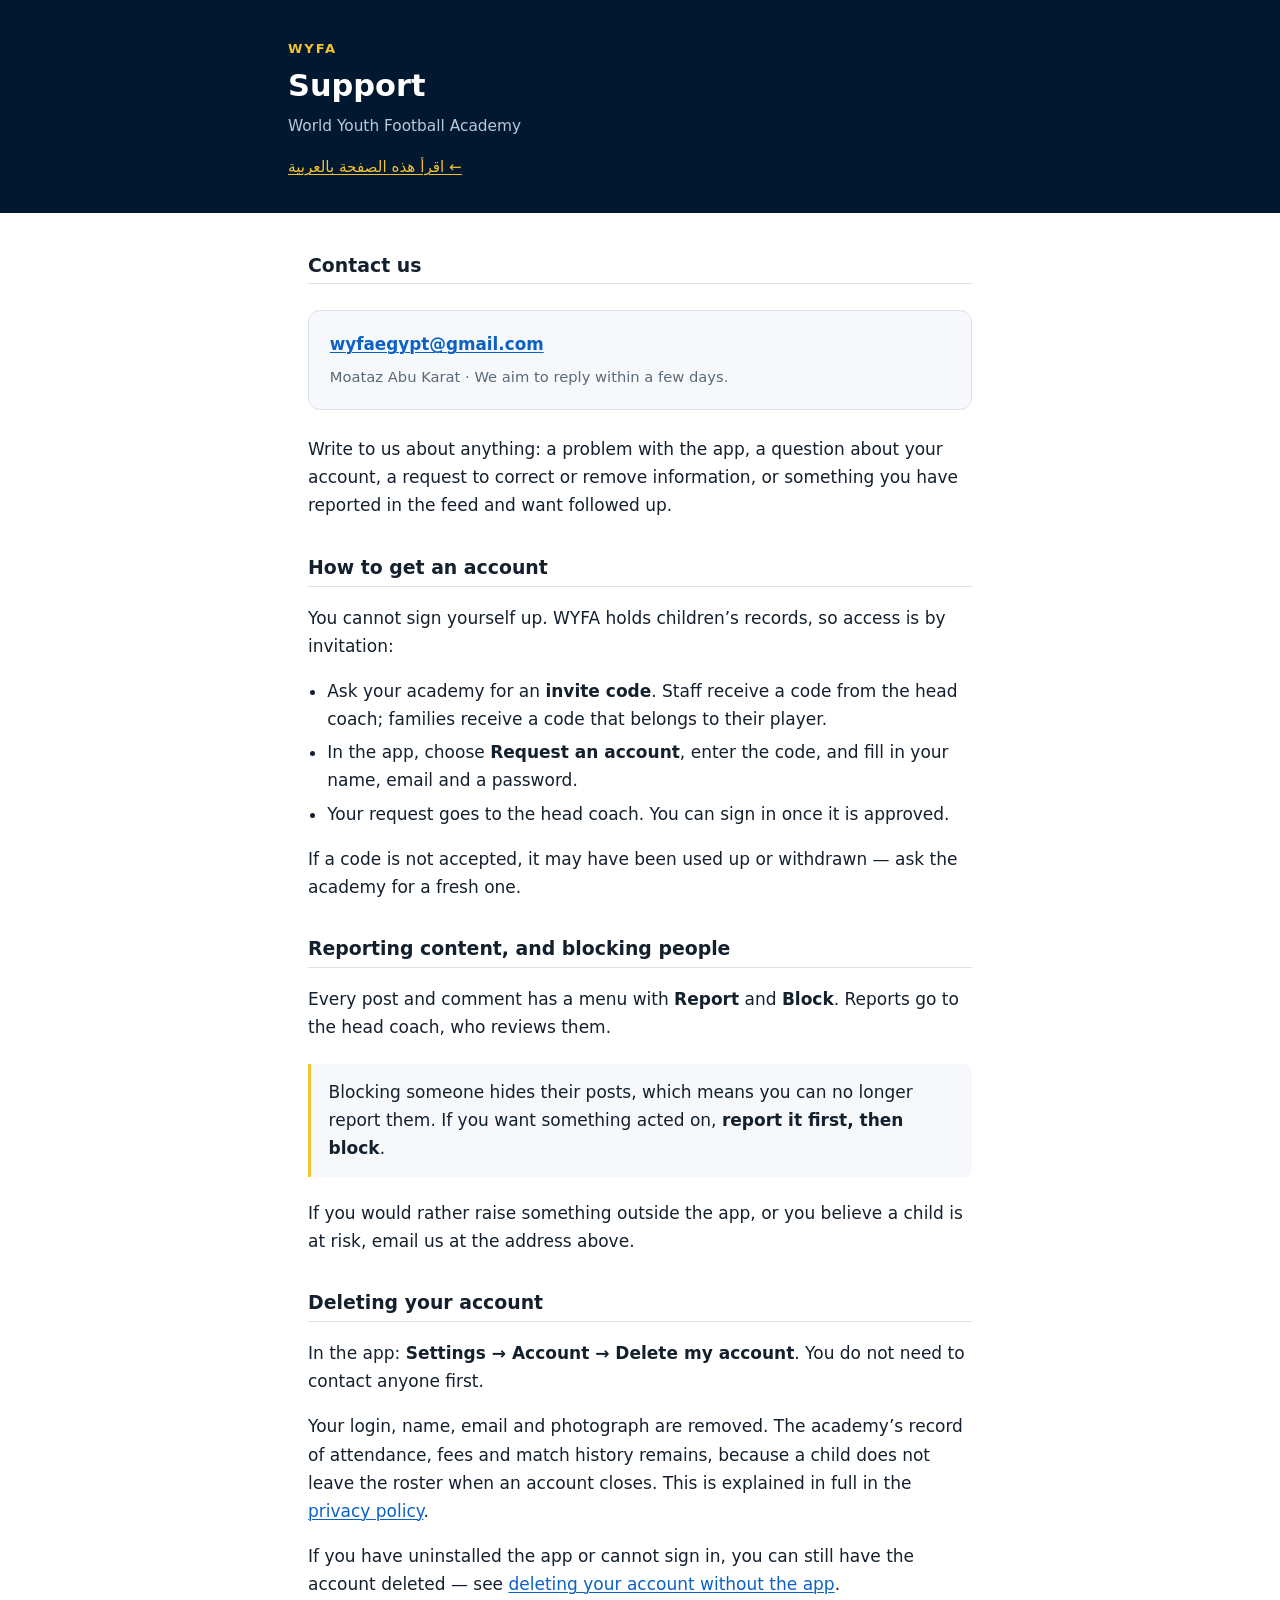
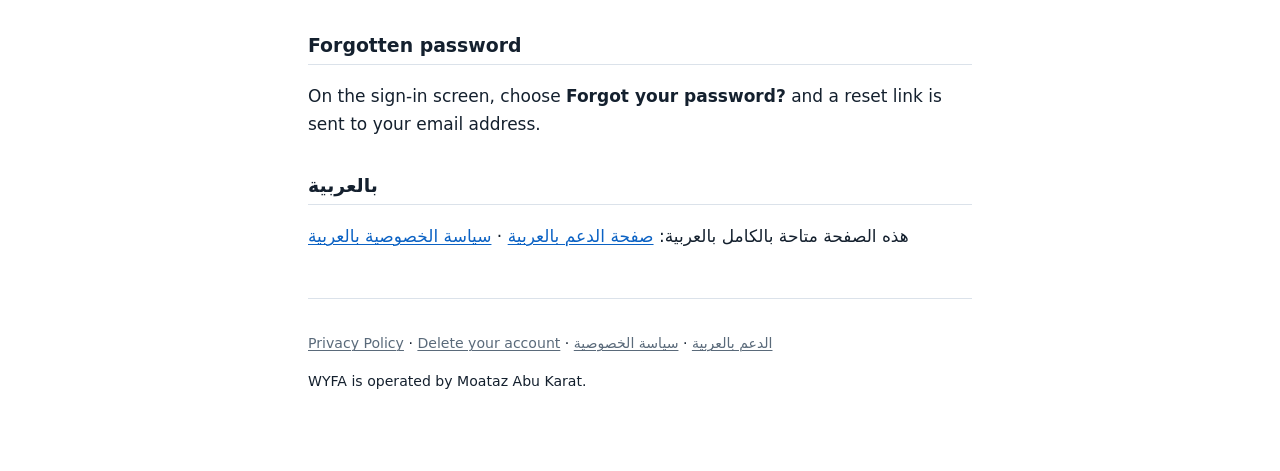
<file: index.html>
<!doctype html>
<html lang="en">
<head>
<meta charset="utf-8">
<meta name="viewport" content="width=device-width, initial-scale=1">
<title>WYFA — Support</title>
<link rel="stylesheet" href="style.css">
</head>
<body>

<header>
  <div class="wrap">
    <p class="mark">WYFA</p>
    <h1>Support</h1>
    <p>World Youth Football Academy</p>
    <p class="langswitch"><a href="support-ar.html">اقرأ هذه الصفحة بالعربية &larr;</a></p>
  </div>
</header>

<main>

<h2>Contact us</h2>
<div class="contact">
  <p style="margin:0"><a href="mailto:wyfaegypt@gmail.com">wyfaegypt@gmail.com</a></p>
  <p style="margin:.4rem 0 0; color:var(--muted); font-size:.92rem">
  Moataz Abu Karat &middot; We aim to reply within a few days.</p>
</div>
<p>Write to us about anything: a problem with the app, a question about your
account, a request to correct or remove information, or something you have
reported in the feed and want followed up.</p>

<h2>How to get an account</h2>
<p>You cannot sign yourself up. WYFA holds children&rsquo;s records, so access is
by invitation:</p>
<ul>
  <li>Ask your academy for an <strong>invite code</strong>. Staff receive a code
  from the head coach; families receive a code that belongs to their player.</li>
  <li>In the app, choose <strong>Request an account</strong>, enter the code, and
  fill in your name, email and a password.</li>
  <li>Your request goes to the head coach. You can sign in once it is
  approved.</li>
</ul>
<p>If a code is not accepted, it may have been used up or withdrawn — ask the
academy for a fresh one.</p>

<h2>Reporting content, and blocking people</h2>
<p>Every post and comment has a menu with <strong>Report</strong> and
<strong>Block</strong>. Reports go to the head coach, who reviews them.</p>
<div class="callout">
  <p style="margin:0">Blocking someone hides their posts, which means you can no
  longer report them. If you want something acted on, <strong>report it first,
  then block</strong>.</p>
</div>
<p>If you would rather raise something outside the app, or you believe a child is
at risk, email us at the address above.</p>

<h2>Deleting your account</h2>
<p>In the app: <strong>Settings &rarr; Account &rarr; Delete my account</strong>.
You do not need to contact anyone first.</p>
<p>Your login, name, email and photograph are removed. The academy&rsquo;s record
of attendance, fees and match history remains, because a child does not leave the
roster when an account closes. This is explained in full in the
<a href="privacy.html">privacy policy</a>.</p>
<p>If you have uninstalled the app or cannot sign in, you can still have the
account deleted &mdash; see <a href="delete-account.html">deleting your account
without the app</a>.</p>

<h2>Forgotten password</h2>
<p>On the sign-in screen, choose <strong>Forgot your password?</strong> and a
reset link is sent to your email address.</p>

<h2>‏بالعربية</h2>
<p>هذه الصفحة متاحة بالكامل بالعربية:
<a href="support-ar.html">صفحة الدعم بالعربية</a> &middot;
<a href="privacy-ar.html">سياسة الخصوصية بالعربية</a></p>

<footer>
  <p><a href="privacy.html">Privacy Policy</a> &middot;
     <a href="delete-account.html">Delete your account</a> &middot;
     <a href="support-ar.html">الدعم بالعربية</a> &middot;
     <a href="privacy-ar.html">سياسة الخصوصية</a></p>
  <p>WYFA is operated by Moataz Abu Karat.</p>
</footer>

</main>
</body>
</html>
</file>
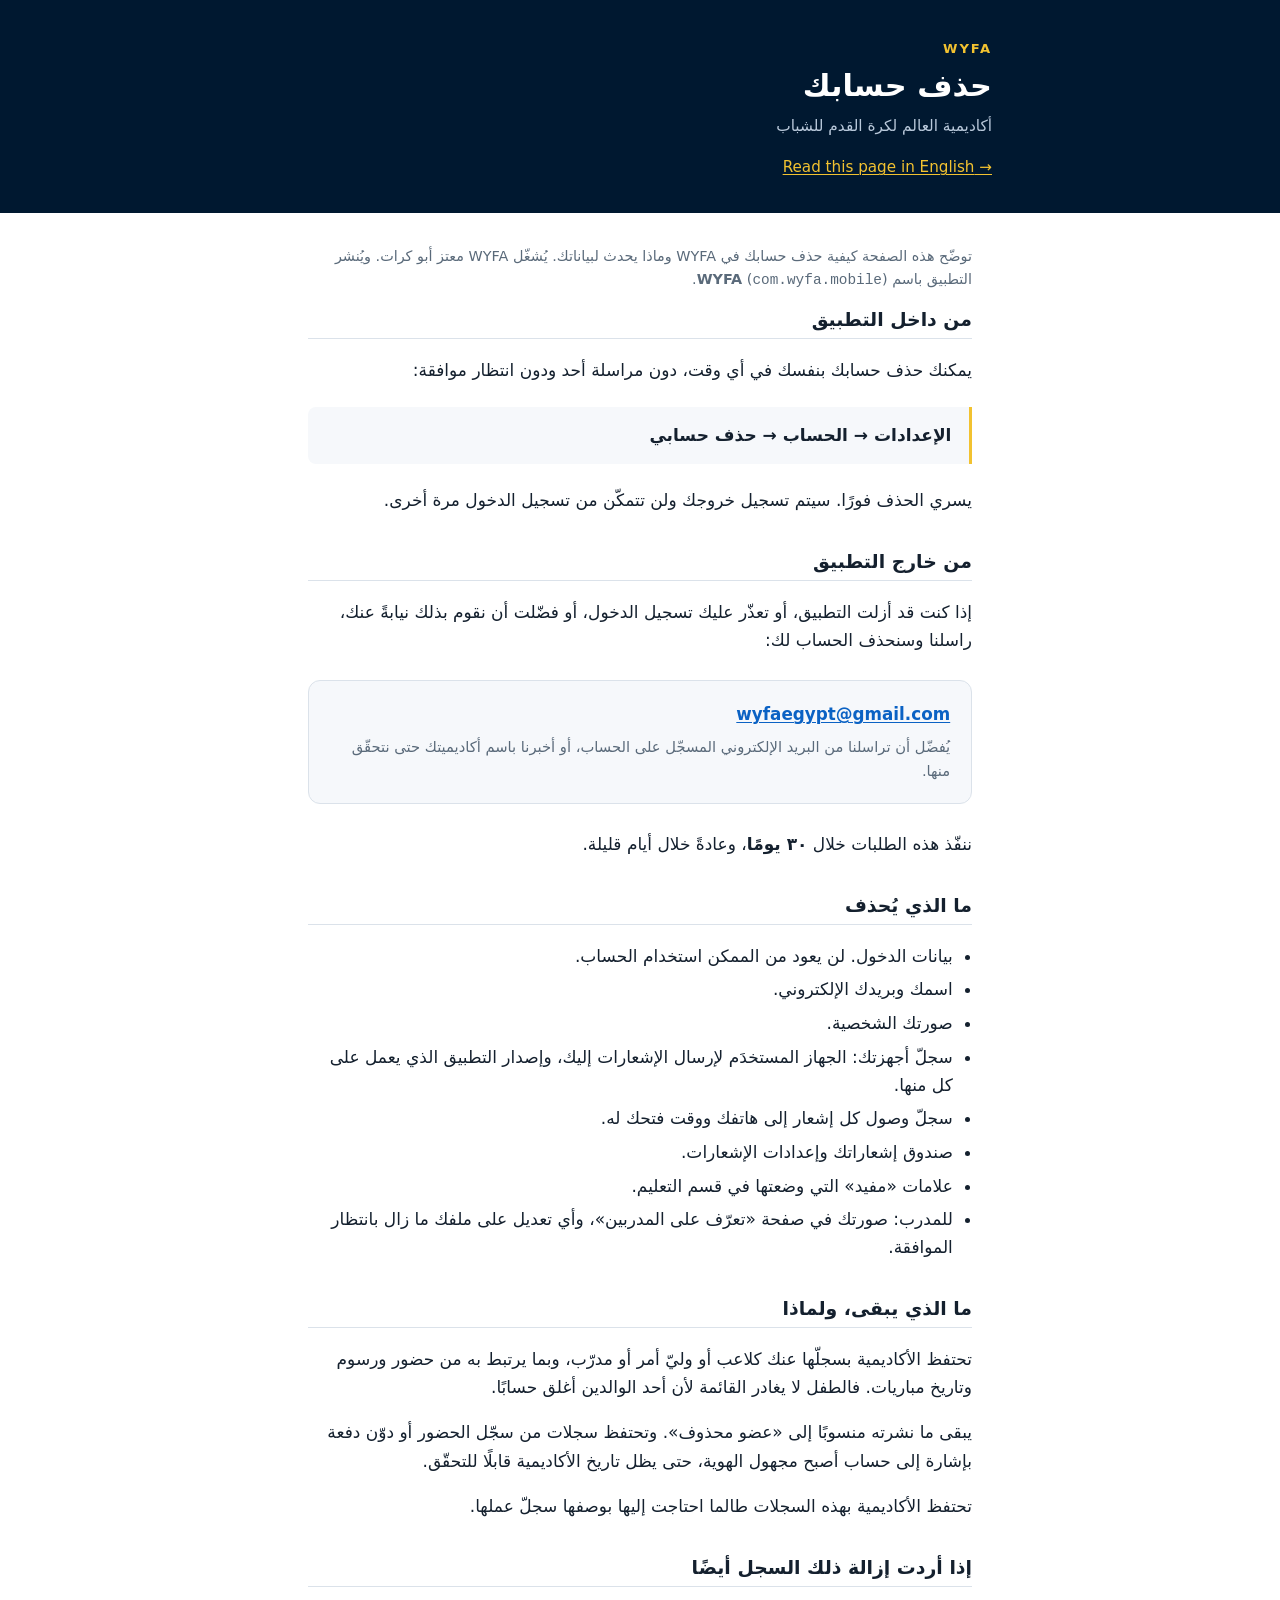
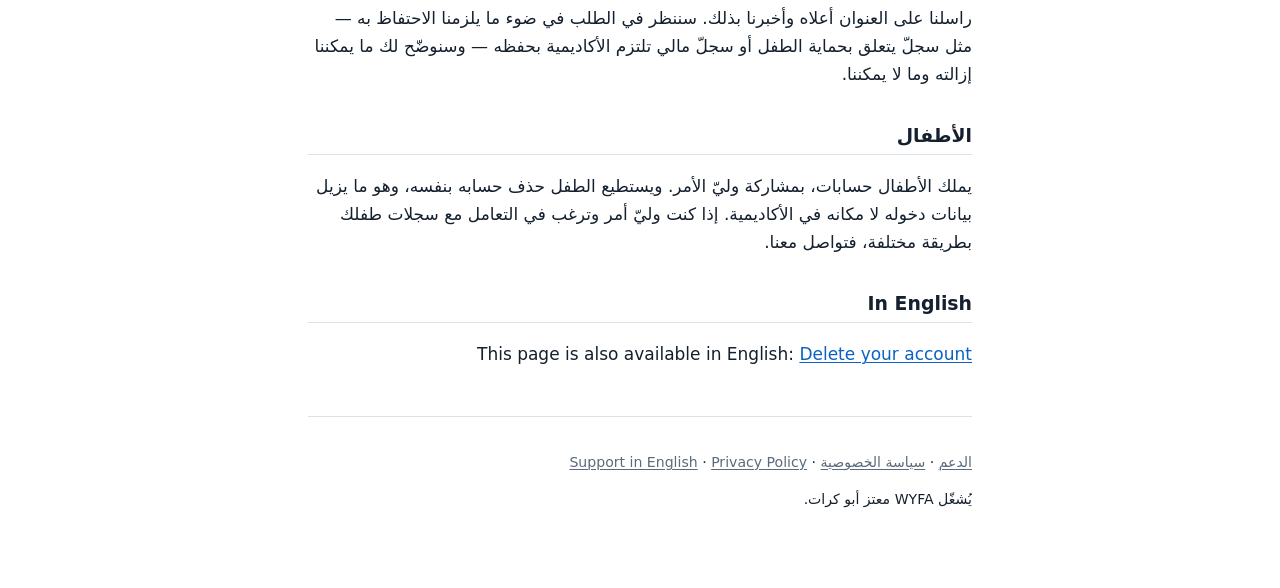
<file: delete-account-ar.html>
<!doctype html>
<html lang="ar" dir="rtl">
<head>
<meta charset="utf-8">
<meta name="viewport" content="width=device-width, initial-scale=1">
<title>WYFA — حذف الحساب</title>
<link rel="stylesheet" href="style.css">
</head>
<body>

<header>
  <div class="wrap">
    <p class="mark">WYFA</p>
    <h1>حذف حسابك</h1>
    <p>أكاديمية العالم لكرة القدم للشباب</p>
    <p class="langswitch"><a href="delete-account.html">&rarr; Read this page in English</a></p>
  </div>
</header>

<main>

<p class="updated">توضّح هذه الصفحة كيفية حذف حسابك في WYFA وماذا يحدث لبياناتك.
يُشغّل WYFA معتز أبو كرات. ويُنشر التطبيق باسم <strong>WYFA</strong>
(<code>com.wyfa.mobile</code>).</p>

<h2>من داخل التطبيق</h2>
<p>يمكنك حذف حسابك بنفسك في أي وقت، دون مراسلة أحد ودون انتظار موافقة:</p>
<div class="callout">
  <p style="margin:0"><strong>الإعدادات &rarr; الحساب &rarr; حذف حسابي</strong></p>
</div>
<p>يسري الحذف فورًا. سيتم تسجيل خروجك ولن تتمكّن من تسجيل الدخول مرة أخرى.</p>

<h2>من خارج التطبيق</h2>
<p>إذا كنت قد أزلت التطبيق، أو تعذّر عليك تسجيل الدخول، أو فضّلت أن نقوم بذلك
نيابةً عنك، راسلنا وسنحذف الحساب لك:</p>
<div class="contact">
  <p style="margin:0"><a href="mailto:wyfaegypt@gmail.com?subject=%D8%B7%D9%84%D8%A8%20%D8%AD%D8%B0%D9%81%20%D8%AD%D8%B3%D8%A7%D8%A8">wyfaegypt@gmail.com</a></p>
  <p style="margin:.4rem 0 0; color:var(--muted); font-size:.92rem">
  يُفضّل أن تراسلنا من البريد الإلكتروني المسجّل على الحساب، أو أخبرنا باسم
  أكاديميتك حتى نتحقّق منها.</p>
</div>
<p>ننفّذ هذه الطلبات خلال <strong>٣٠ يومًا</strong>، وعادةً خلال أيام قليلة.</p>

<h2>ما الذي يُحذف</h2>
<ul>
  <li>بيانات الدخول. لن يعود من الممكن استخدام الحساب.</li>
  <li>اسمك وبريدك الإلكتروني.</li>
  <li>صورتك الشخصية.</li>
  <li>سجلّ أجهزتك: الجهاز المستخدَم لإرسال الإشعارات إليك، وإصدار التطبيق
  الذي يعمل على كل منها.</li>
  <li>سجلّ وصول كل إشعار إلى هاتفك ووقت فتحك له.</li>
  <li>صندوق إشعاراتك وإعدادات الإشعارات.</li>
  <li>علامات «مفيد» التي وضعتها في قسم التعليم.</li>
  <li>للمدرب: صورتك في صفحة «تعرّف على المدربين»، وأي تعديل على ملفك ما زال
  بانتظار الموافقة.</li>
</ul>

<h2>ما الذي يبقى، ولماذا</h2>
<p>تحتفظ الأكاديمية بسجلّها عنك كلاعب أو وليّ أمر أو مدرّب، وبما يرتبط به من
حضور ورسوم وتاريخ مباريات. فالطفل لا يغادر القائمة لأن أحد الوالدين أغلق
حسابًا.</p>
<p>يبقى ما نشرته منسوبًا إلى «عضو محذوف». وتحتفظ سجلات من سجّل الحضور أو دوّن
دفعة بإشارة إلى حساب أصبح مجهول الهوية، حتى يظل تاريخ الأكاديمية قابلًا
للتحقّق.</p>
<p>تحتفظ الأكاديمية بهذه السجلات طالما احتاجت إليها بوصفها سجلّ عملها.</p>

<h2>إذا أردت إزالة ذلك السجل أيضًا</h2>
<p>راسلنا على العنوان أعلاه وأخبرنا بذلك. سننظر في الطلب في ضوء ما يلزمنا
الاحتفاظ به — مثل سجلّ يتعلق بحماية الطفل أو سجلّ مالي تلتزم الأكاديمية بحفظه —
وسنوضّح لك ما يمكننا إزالته وما لا يمكننا.</p>

<h2>الأطفال</h2>
<p>يملك الأطفال حسابات، بمشاركة وليّ الأمر. ويستطيع الطفل حذف حسابه بنفسه، وهو
ما يزيل بيانات دخوله لا مكانه في الأكاديمية. إذا كنت وليّ أمر وترغب في التعامل
مع سجلات طفلك بطريقة مختلفة، فتواصل معنا.</p>

<h2>In English</h2>
<p>This page is also available in English:
<a href="delete-account.html">Delete your account</a></p>

<footer>
  <p><a href="support-ar.html">الدعم</a> &middot;
     <a href="privacy-ar.html">سياسة الخصوصية</a> &middot;
     <a href="index.html">Support in English</a> &middot;
     <a href="privacy.html">Privacy Policy</a></p>
  <p>يُشغّل WYFA معتز أبو كرات.</p>
</footer>

</main>
</body>
</html>
</file>
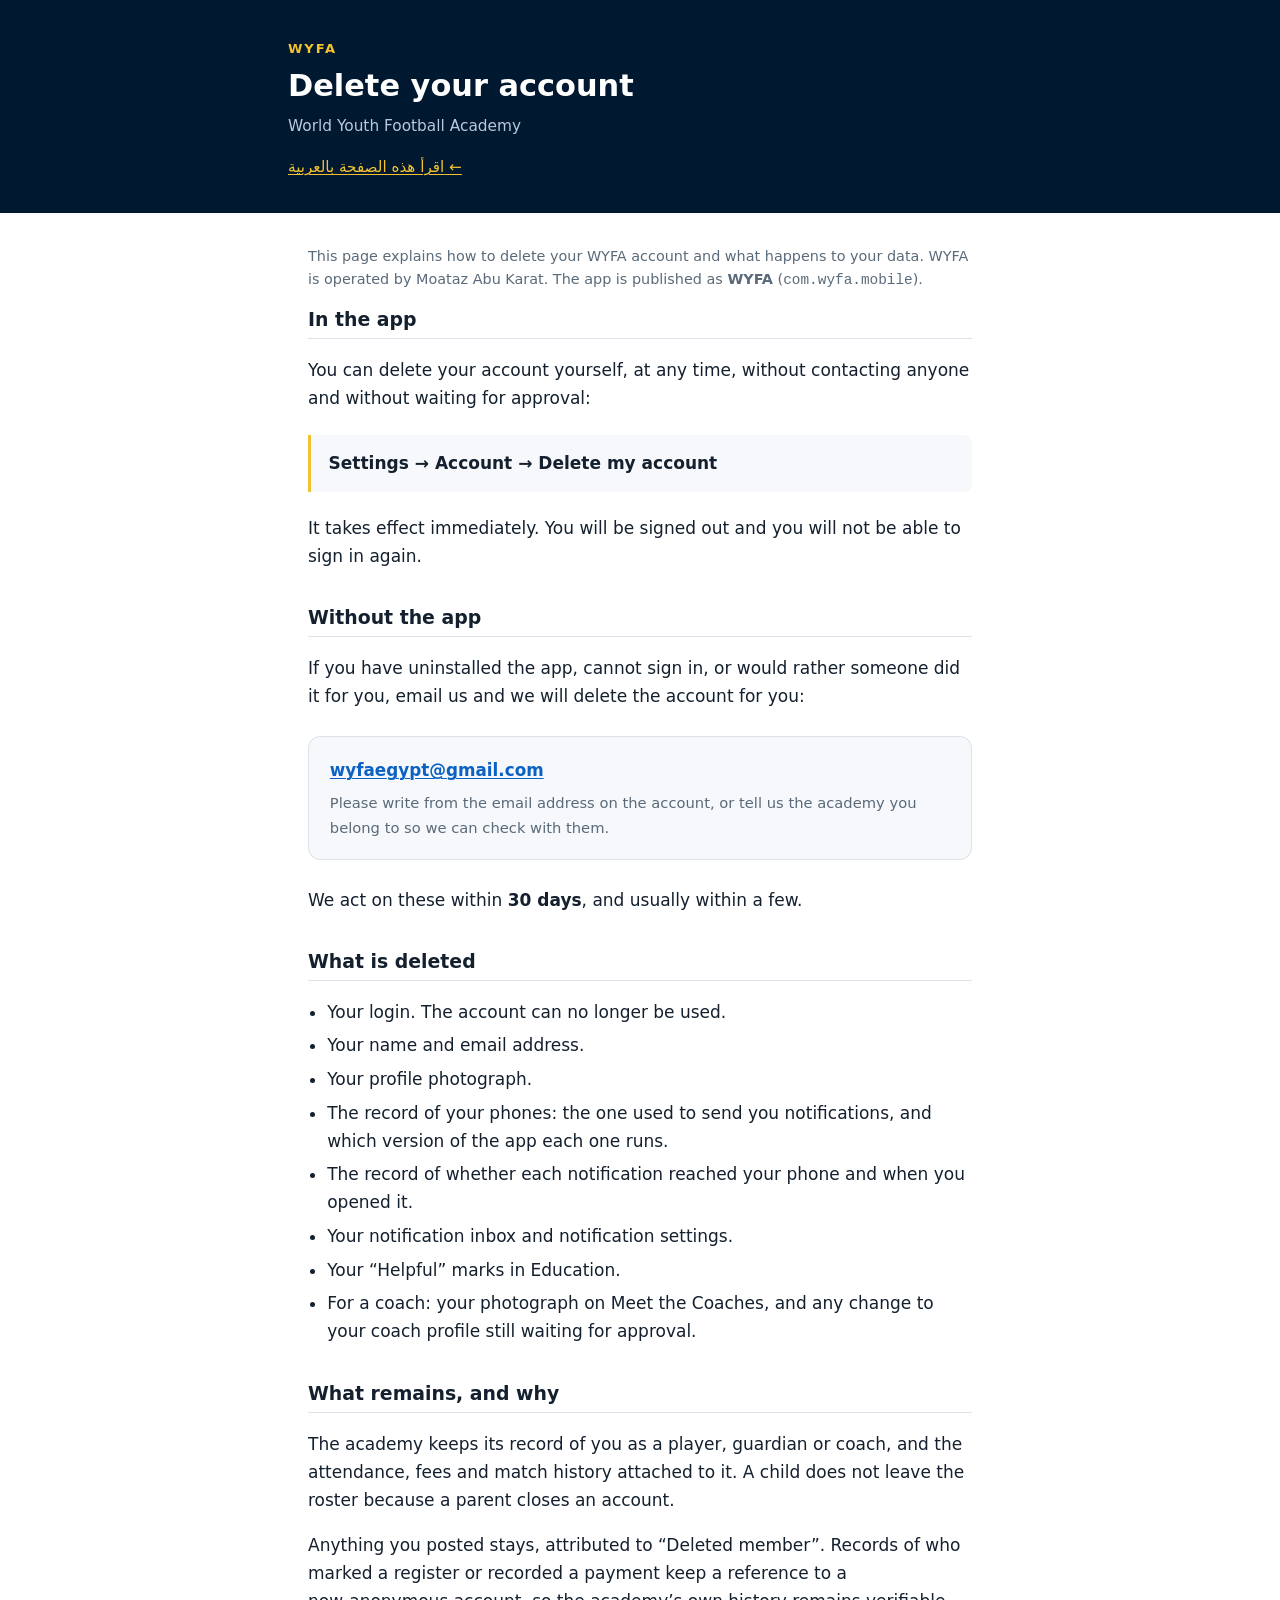
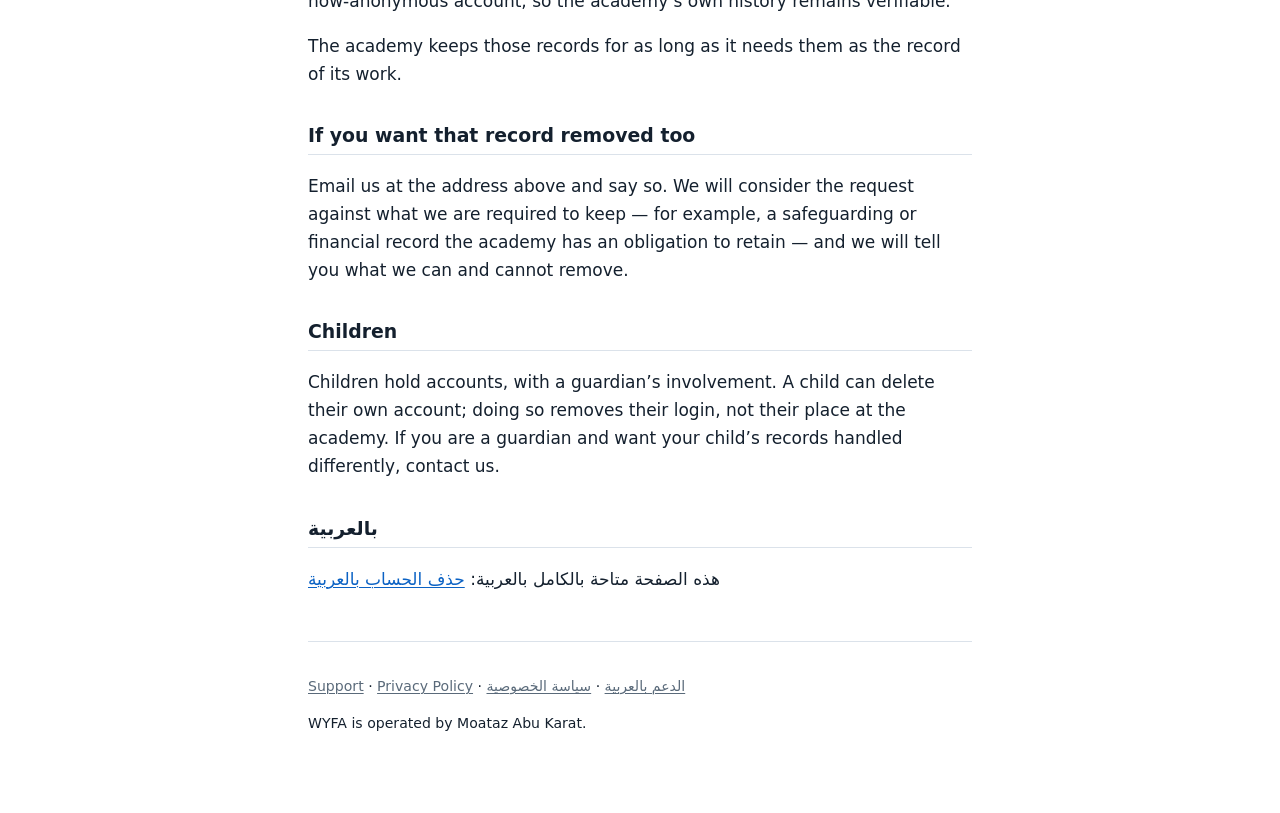
<file: delete-account.html>
<!doctype html>
<html lang="en">
<head>
<meta charset="utf-8">
<meta name="viewport" content="width=device-width, initial-scale=1">
<title>WYFA — Delete your account</title>
<link rel="stylesheet" href="style.css">
</head>
<body>

<header>
  <div class="wrap">
    <p class="mark">WYFA</p>
    <h1>Delete your account</h1>
    <p>World Youth Football Academy</p>
    <p class="langswitch"><a href="delete-account-ar.html">اقرأ هذه الصفحة بالعربية &larr;</a></p>
  </div>
</header>

<main>

<p class="updated">This page explains how to delete your WYFA account and what
happens to your data. WYFA is operated by Moataz Abu Karat. The app is published
as <strong>WYFA</strong> (<code>com.wyfa.mobile</code>).</p>

<h2>In the app</h2>
<p>You can delete your account yourself, at any time, without contacting anyone
and without waiting for approval:</p>
<div class="callout">
  <p style="margin:0"><strong>Settings &rarr; Account &rarr; Delete my
  account</strong></p>
</div>
<p>It takes effect immediately. You will be signed out and you will not be able
to sign in again.</p>

<h2>Without the app</h2>
<p>If you have uninstalled the app, cannot sign in, or would rather someone did
it for you, email us and we will delete the account for you:</p>
<div class="contact">
  <p style="margin:0"><a href="mailto:wyfaegypt@gmail.com?subject=Account%20deletion%20request">wyfaegypt@gmail.com</a></p>
  <p style="margin:.4rem 0 0; color:var(--muted); font-size:.92rem">
  Please write from the email address on the account, or tell us the academy you
  belong to so we can check with them.</p>
</div>
<p>We act on these within <strong>30 days</strong>, and usually within a few.</p>

<h2>What is deleted</h2>
<ul>
  <li>Your login. The account can no longer be used.</li>
  <li>Your name and email address.</li>
  <li>Your profile photograph.</li>
  <li>The record of your phones: the one used to send you notifications, and
  which version of the app each one runs.</li>
  <li>The record of whether each notification reached your phone and when you
  opened it.</li>
  <li>Your notification inbox and notification settings.</li>
  <li>Your &ldquo;Helpful&rdquo; marks in Education.</li>
  <li>For a coach: your photograph on Meet the Coaches, and any change to your
  coach profile still waiting for approval.</li>
</ul>

<h2>What remains, and why</h2>
<p>The academy keeps its record of you as a player, guardian or coach, and the
attendance, fees and match history attached to it. A child does not leave the
roster because a parent closes an account.</p>
<p>Anything you posted stays, attributed to &ldquo;Deleted member&rdquo;. Records
of who marked a register or recorded a payment keep a reference to a
now&#8209;anonymous account, so the academy&rsquo;s own history remains
verifiable.</p>
<p>The academy keeps those records for as long as it needs them as the record of
its work.</p>

<h2>If you want that record removed too</h2>
<p>Email us at the address above and say so. We will consider the request
against what we are required to keep &mdash; for example, a safeguarding or
financial record the academy has an obligation to retain &mdash; and we will
tell you what we can and cannot remove.</p>

<h2>Children</h2>
<p>Children hold accounts, with a guardian&rsquo;s involvement. A child can
delete their own account; doing so removes their login, not their place at the
academy. If you are a guardian and want your child&rsquo;s records handled
differently, contact us.</p>

<h2>‏بالعربية</h2>
<p>هذه الصفحة متاحة بالكامل بالعربية:
<a href="delete-account-ar.html">حذف الحساب بالعربية</a></p>

<footer>
  <p><a href="index.html">Support</a> &middot;
     <a href="privacy.html">Privacy Policy</a> &middot;
     <a href="support-ar.html">الدعم بالعربية</a> &middot;
     <a href="privacy-ar.html">سياسة الخصوصية</a></p>
  <p>WYFA is operated by Moataz Abu Karat.</p>
</footer>

</main>
</body>
</html>
</file>
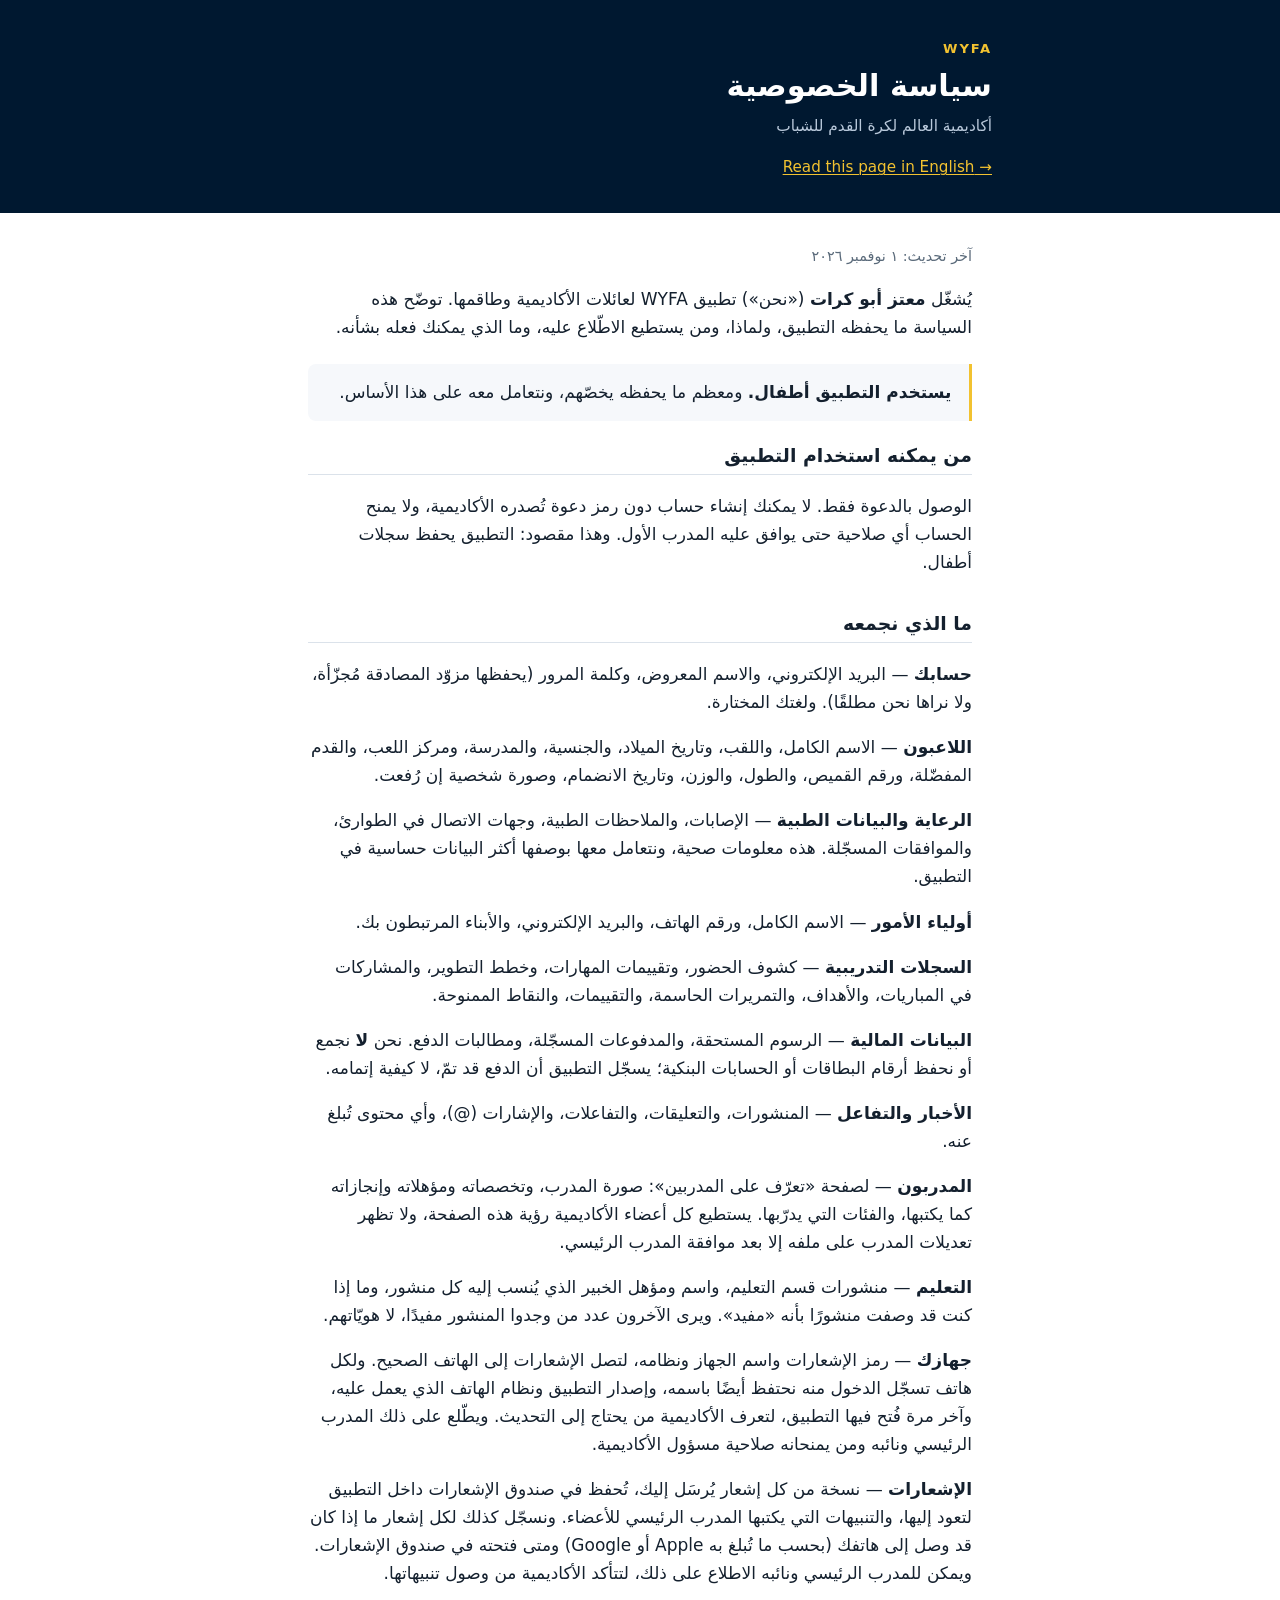
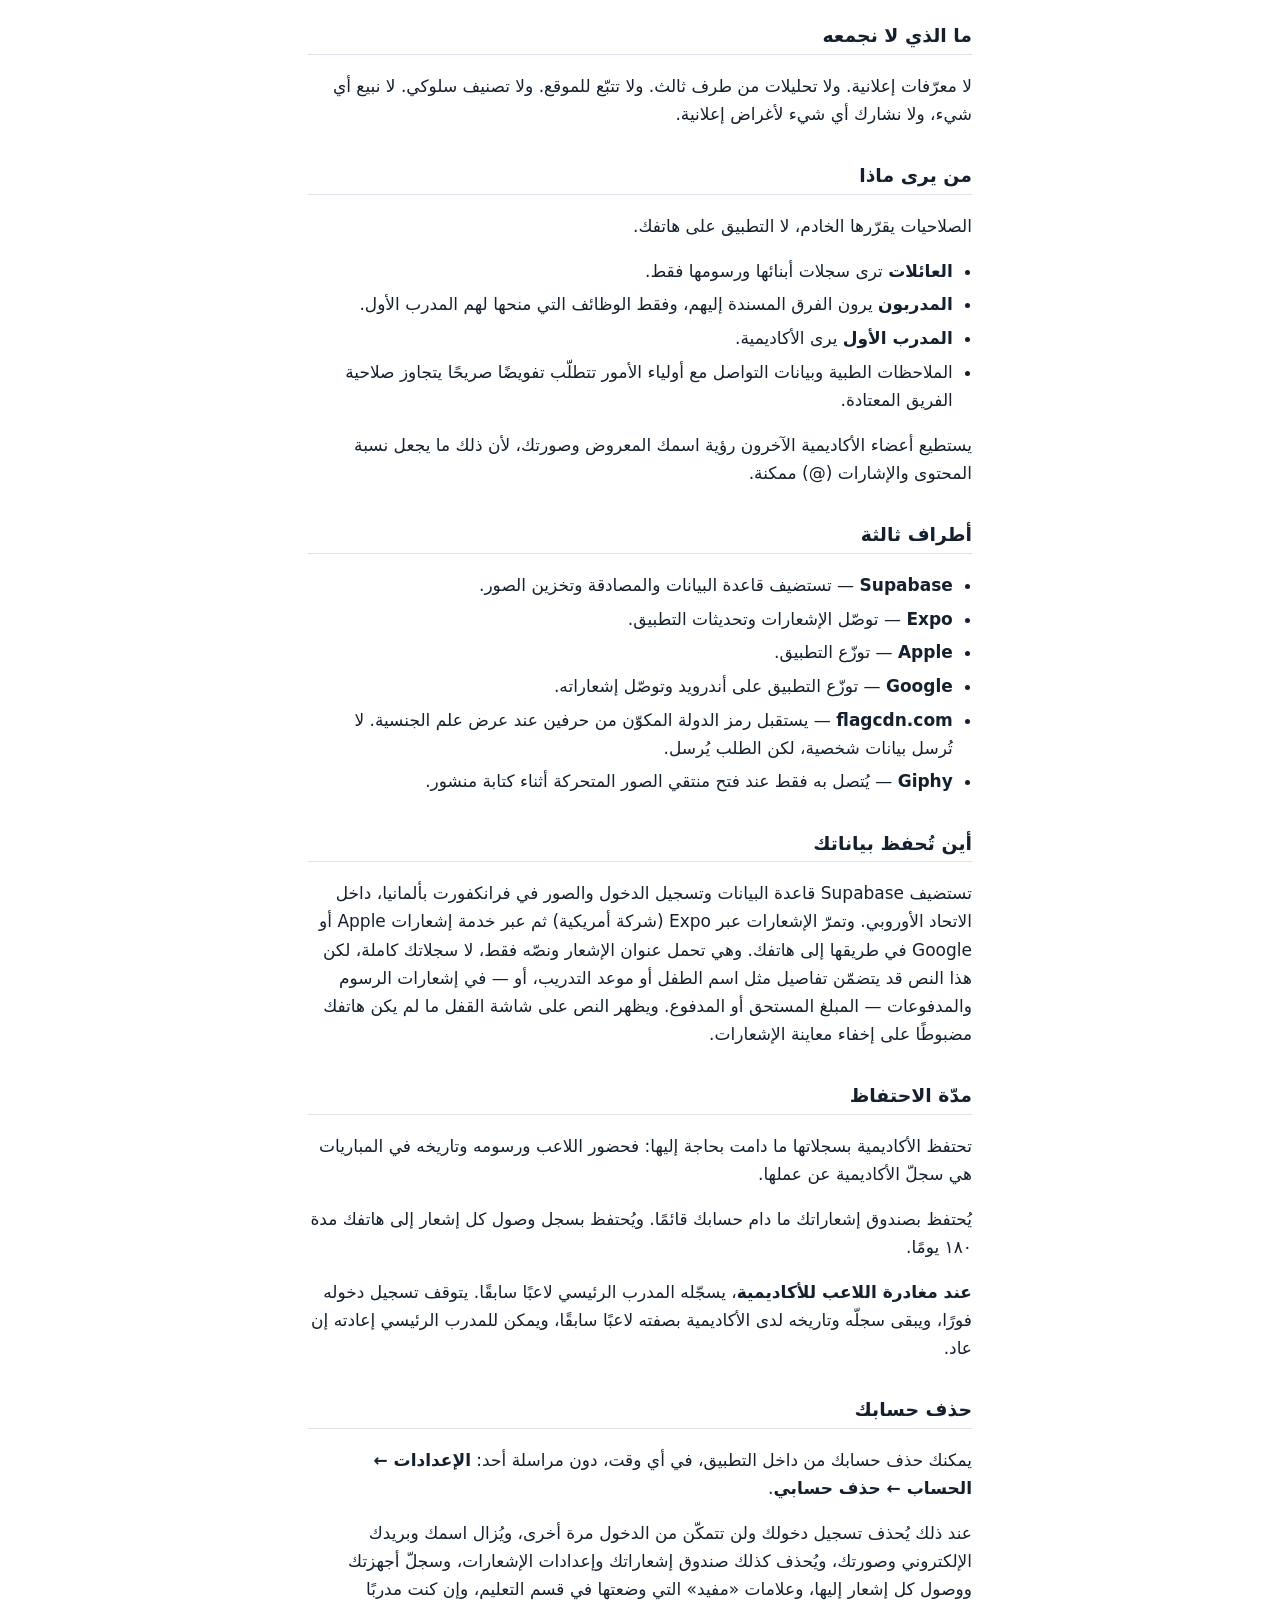
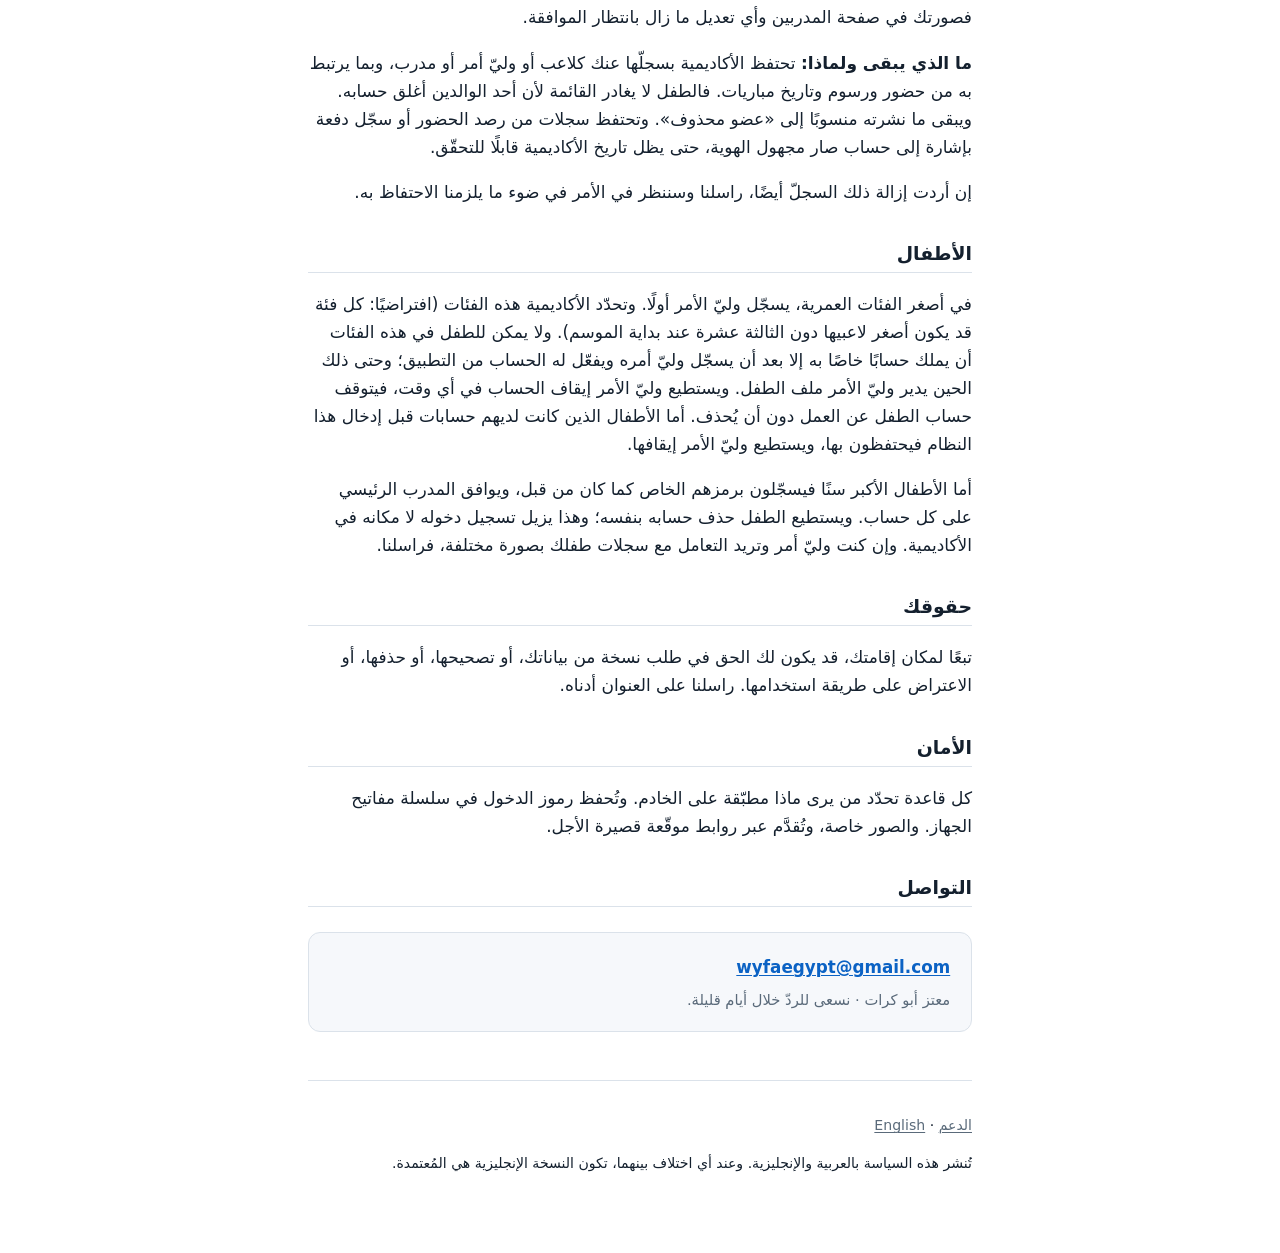
<file: privacy-ar.html>
<!doctype html>
<html lang="ar" dir="rtl">
<head>
<meta charset="utf-8">
<meta name="viewport" content="width=device-width, initial-scale=1">
<title>سياسة الخصوصية — WYFA</title>
<link rel="stylesheet" href="style.css">
</head>
<body>

<header>
  <div class="wrap">
    <p class="mark">WYFA</p>
    <h1>سياسة الخصوصية</h1>
    <p>أكاديمية العالم لكرة القدم للشباب</p>
    <p class="langswitch"><a href="privacy.html">&rarr; Read this page in English</a></p>
  </div>
</header>

<main>

<p class="updated">آخر تحديث: ١ نوفمبر ٢٠٢٦</p>

<p>يُشغّل <strong>معتز أبو كرات</strong> («نحن») تطبيق WYFA لعائلات الأكاديمية
وطاقمها. توضّح هذه السياسة ما يحفظه التطبيق، ولماذا، ومن يستطيع الاطّلاع عليه،
وما الذي يمكنك فعله بشأنه.</p>

<div class="callout">
  <p style="margin:0"><strong>يستخدم التطبيق أطفال.</strong> ومعظم ما يحفظه
  يخصّهم، ونتعامل معه على هذا الأساس.</p>
</div>

<h2>من يمكنه استخدام التطبيق</h2>
<p>الوصول بالدعوة فقط. لا يمكنك إنشاء حساب دون رمز دعوة تُصدره الأكاديمية، ولا
يمنح الحساب أي صلاحية حتى يوافق عليه المدرب الأول. وهذا مقصود: التطبيق يحفظ
سجلات أطفال.</p>

<h2>ما الذي نجمعه</h2>
<p><strong>حسابك</strong> — البريد الإلكتروني، والاسم المعروض، وكلمة المرور
(يحفظها مزوّد المصادقة مُجزّأة، ولا نراها نحن مطلقًا). ولغتك المختارة.</p>
<p><strong>اللاعبون</strong> — الاسم الكامل، واللقب، وتاريخ الميلاد، والجنسية،
والمدرسة، ومركز اللعب، والقدم المفضّلة، ورقم القميص، والطول، والوزن، وتاريخ
الانضمام، وصورة شخصية إن رُفعت.</p>
<p><strong>الرعاية والبيانات الطبية</strong> — الإصابات، والملاحظات الطبية،
وجهات الاتصال في الطوارئ، والموافقات المسجّلة. هذه معلومات صحية، ونتعامل معها
بوصفها أكثر البيانات حساسية في التطبيق.</p>
<p><strong>أولياء الأمور</strong> — الاسم الكامل، ورقم الهاتف، والبريد
الإلكتروني، والأبناء المرتبطون بك.</p>
<p><strong>السجلات التدريبية</strong> — كشوف الحضور، وتقييمات المهارات، وخطط
التطوير، والمشاركات في المباريات، والأهداف، والتمريرات الحاسمة، والتقييمات،
والنقاط الممنوحة.</p>
<p><strong>البيانات المالية</strong> — الرسوم المستحقة، والمدفوعات المسجّلة،
ومطالبات الدفع. نحن <strong>لا</strong> نجمع أو نحفظ أرقام البطاقات أو الحسابات
البنكية؛ يسجّل التطبيق أن الدفع قد تمّ، لا كيفية إتمامه.</p>
<p><strong>الأخبار والتفاعل</strong> — المنشورات، والتعليقات، والتفاعلات،
والإشارات (@)، وأي محتوى تُبلغ عنه.</p>
<p><strong>المدربون</strong> — لصفحة «تعرّف على المدربين»: صورة المدرب، وتخصصاته
ومؤهلاته وإنجازاته كما يكتبها، والفئات التي يدرّبها. يستطيع كل أعضاء الأكاديمية
رؤية هذه الصفحة، ولا تظهر تعديلات المدرب على ملفه إلا بعد موافقة المدرب الرئيسي.</p>
<p><strong>التعليم</strong> — منشورات قسم التعليم، واسم ومؤهل الخبير الذي يُنسب
إليه كل منشور، وما إذا كنت قد وصفت منشورًا بأنه «مفيد». ويرى الآخرون عدد من وجدوا
المنشور مفيدًا، لا هويّاتهم.</p>
<p><strong>جهازك</strong> — رمز الإشعارات واسم الجهاز ونظامه، لتصل الإشعارات إلى
الهاتف الصحيح. ولكل هاتف تسجّل الدخول منه نحتفظ أيضًا باسمه، وإصدار التطبيق
ونظام الهاتف الذي يعمل عليه، وآخر مرة فُتح فيها التطبيق، لتعرف الأكاديمية من
يحتاج إلى التحديث. ويطّلع على ذلك المدرب الرئيسي ونائبه ومن يمنحانه صلاحية مسؤول الأكاديمية.</p>
<p><strong>الإشعارات</strong> — نسخة من كل إشعار يُرسَل إليك، تُحفظ في صندوق
الإشعارات داخل التطبيق لتعود إليها، والتنبيهات التي يكتبها المدرب الرئيسي
للأعضاء. ونسجّل كذلك لكل إشعار ما إذا كان قد وصل إلى هاتفك (بحسب ما تُبلغ به
Apple أو Google) ومتى فتحته في صندوق الإشعارات. ويمكن للمدرب الرئيسي ونائبه
الاطلاع على ذلك، لتتأكد الأكاديمية من وصول تنبيهاتها.</p>

<h2>ما الذي لا نجمعه</h2>
<p>لا معرّفات إعلانية. ولا تحليلات من طرف ثالث. ولا تتبّع للموقع. ولا تصنيف
سلوكي. لا نبيع أي شيء، ولا نشارك أي شيء لأغراض إعلانية.</p>

<h2>من يرى ماذا</h2>
<p>الصلاحيات يقرّرها الخادم، لا التطبيق على هاتفك.</p>
<ul>
  <li><strong>العائلات</strong> ترى سجلات أبنائها ورسومها فقط.</li>
  <li><strong>المدربون</strong> يرون الفرق المسندة إليهم، وفقط الوظائف التي
  منحها لهم المدرب الأول.</li>
  <li><strong>المدرب الأول</strong> يرى الأكاديمية.</li>
  <li>الملاحظات الطبية وبيانات التواصل مع أولياء الأمور تتطلّب تفويضًا صريحًا
  يتجاوز صلاحية الفريق المعتادة.</li>
</ul>
<p>يستطيع أعضاء الأكاديمية الآخرون رؤية اسمك المعروض وصورتك، لأن ذلك ما يجعل
نسبة المحتوى والإشارات (@) ممكنة.</p>

<h2>أطراف ثالثة</h2>
<ul>
  <li><strong>Supabase</strong> — تستضيف قاعدة البيانات والمصادقة وتخزين
  الصور.</li>
  <li><strong>Expo</strong> — توصّل الإشعارات وتحديثات التطبيق.</li>
  <li><strong>Apple</strong> — توزّع التطبيق.</li>
  <li><strong>Google</strong> — توزّع التطبيق على أندرويد وتوصّل إشعاراته.</li>
  <li><strong>flagcdn.com</strong> — يستقبل رمز الدولة المكوّن من حرفين عند عرض
  علم الجنسية. لا تُرسل بيانات شخصية، لكن الطلب يُرسل.</li>
  <li><strong>Giphy</strong> — يُتصل به فقط عند فتح منتقي الصور المتحركة أثناء
  كتابة منشور.</li>
</ul>

<h2>أين تُحفظ بياناتك</h2>
<p>تستضيف Supabase قاعدة البيانات وتسجيل الدخول والصور في فرانكفورت بألمانيا،
داخل الاتحاد الأوروبي. وتمرّ الإشعارات عبر Expo (شركة أمريكية) ثم عبر خدمة
إشعارات Apple أو Google في طريقها إلى هاتفك. وهي تحمل عنوان الإشعار ونصّه فقط،
لا سجلاتك كاملة، لكن هذا النص قد يتضمّن تفاصيل مثل اسم الطفل أو موعد التدريب، أو
— في إشعارات الرسوم والمدفوعات — المبلغ المستحق أو المدفوع. ويظهر النص على شاشة
القفل ما لم يكن هاتفك مضبوطًا على إخفاء معاينة الإشعارات.</p>

<h2>مدّة الاحتفاظ</h2>
<p>تحتفظ الأكاديمية بسجلاتها ما دامت بحاجة إليها: فحضور اللاعب ورسومه وتاريخه في
المباريات هي سجلّ الأكاديمية عن عملها.</p>
<p>يُحتفظ بصندوق إشعاراتك ما دام حسابك قائمًا. ويُحتفظ بسجل وصول كل إشعار إلى
هاتفك مدة ١٨٠ يومًا.</p>
<p><strong>عند مغادرة اللاعب للأكاديمية</strong>، يسجّله المدرب الرئيسي لاعبًا
سابقًا. يتوقف تسجيل دخوله فورًا، ويبقى سجلّه وتاريخه لدى الأكاديمية بصفته لاعبًا
سابقًا، ويمكن للمدرب الرئيسي إعادته إن عاد.</p>

<h2>حذف حسابك</h2>
<p>يمكنك حذف حسابك من داخل التطبيق، في أي وقت، دون مراسلة أحد:
<strong>الإعدادات ← الحساب ← حذف حسابي</strong>.</p>
<p>عند ذلك يُحذف تسجيل دخولك ولن تتمكّن من الدخول مرة أخرى، ويُزال اسمك وبريدك
الإلكتروني وصورتك، ويُحذف كذلك صندوق إشعاراتك وإعدادات الإشعارات، وسجلّ أجهزتك ووصول كل إشعار
إليها، وعلامات «مفيد»
التي وضعتها في قسم التعليم، وإن كنت مدربًا فصورتك في صفحة المدربين وأي تعديل
ما زال بانتظار الموافقة.</p>
<p><strong>ما الذي يبقى ولماذا:</strong> تحتفظ الأكاديمية بسجلّها عنك كلاعب أو
وليّ أمر أو مدرب، وبما يرتبط به من حضور ورسوم وتاريخ مباريات. فالطفل لا يغادر
القائمة لأن أحد الوالدين أغلق حسابه. ويبقى ما نشرته منسوبًا إلى «عضو محذوف».
وتحتفظ سجلات من رصد الحضور أو سجّل دفعة بإشارة إلى حساب صار مجهول الهوية، حتى
يظل تاريخ الأكاديمية قابلًا للتحقّق.</p>
<p>إن أردت إزالة ذلك السجلّ أيضًا، راسلنا وسننظر في الأمر في ضوء ما يلزمنا
الاحتفاظ به.</p>

<h2>الأطفال</h2>
<p>في أصغر الفئات العمرية، يسجّل وليّ الأمر أولًا. وتحدّد الأكاديمية هذه الفئات
(افتراضيًا: كل فئة قد يكون أصغر لاعبيها دون الثالثة عشرة عند بداية الموسم). ولا
يمكن للطفل في هذه الفئات أن يملك حسابًا خاصًا به إلا بعد أن يسجّل وليّ أمره ويفعّل
له الحساب من التطبيق؛ وحتى ذلك الحين يدير وليّ الأمر ملف الطفل. ويستطيع وليّ
الأمر إيقاف الحساب في أي وقت، فيتوقف حساب الطفل عن العمل دون أن يُحذف. أما
الأطفال الذين كانت لديهم حسابات قبل إدخال هذا النظام فيحتفظون بها، ويستطيع وليّ
الأمر إيقافها.</p>
<p>أما الأطفال الأكبر سنًا فيسجّلون برمزهم الخاص كما كان من قبل، ويوافق المدرب
الرئيسي على كل حساب. ويستطيع الطفل حذف حسابه بنفسه؛ وهذا يزيل تسجيل دخوله لا
مكانه في الأكاديمية. وإن كنت وليّ أمر وتريد التعامل مع سجلات طفلك بصورة مختلفة،
فراسلنا.</p>

<h2>حقوقك</h2>
<p>تبعًا لمكان إقامتك، قد يكون لك الحق في طلب نسخة من بياناتك، أو تصحيحها، أو
حذفها، أو الاعتراض على طريقة استخدامها. راسلنا على العنوان أدناه.</p>

<h2>الأمان</h2>
<p>كل قاعدة تحدّد من يرى ماذا مطبّقة على الخادم. وتُحفظ رموز الدخول في سلسلة
مفاتيح الجهاز. والصور خاصة، وتُقدَّم عبر روابط موقّعة قصيرة الأجل.</p>

<h2>التواصل</h2>
<div class="contact">
  <p style="margin:0"><a href="mailto:wyfaegypt@gmail.com">wyfaegypt@gmail.com</a></p>
  <p style="margin:.4rem 0 0; color:var(--muted); font-size:.92rem">
  معتز أبو كرات &middot; نسعى للردّ خلال أيام قليلة.</p>
</div>

<footer>
  <p><a href="support-ar.html">الدعم</a> &middot;
     <a href="privacy.html">English</a></p>
  <p>تُنشر هذه السياسة بالعربية والإنجليزية. وعند أي اختلاف بينهما، تكون النسخة
  الإنجليزية هي المُعتمدة.</p>
</footer>

</main>
</body>
</html>
</file>
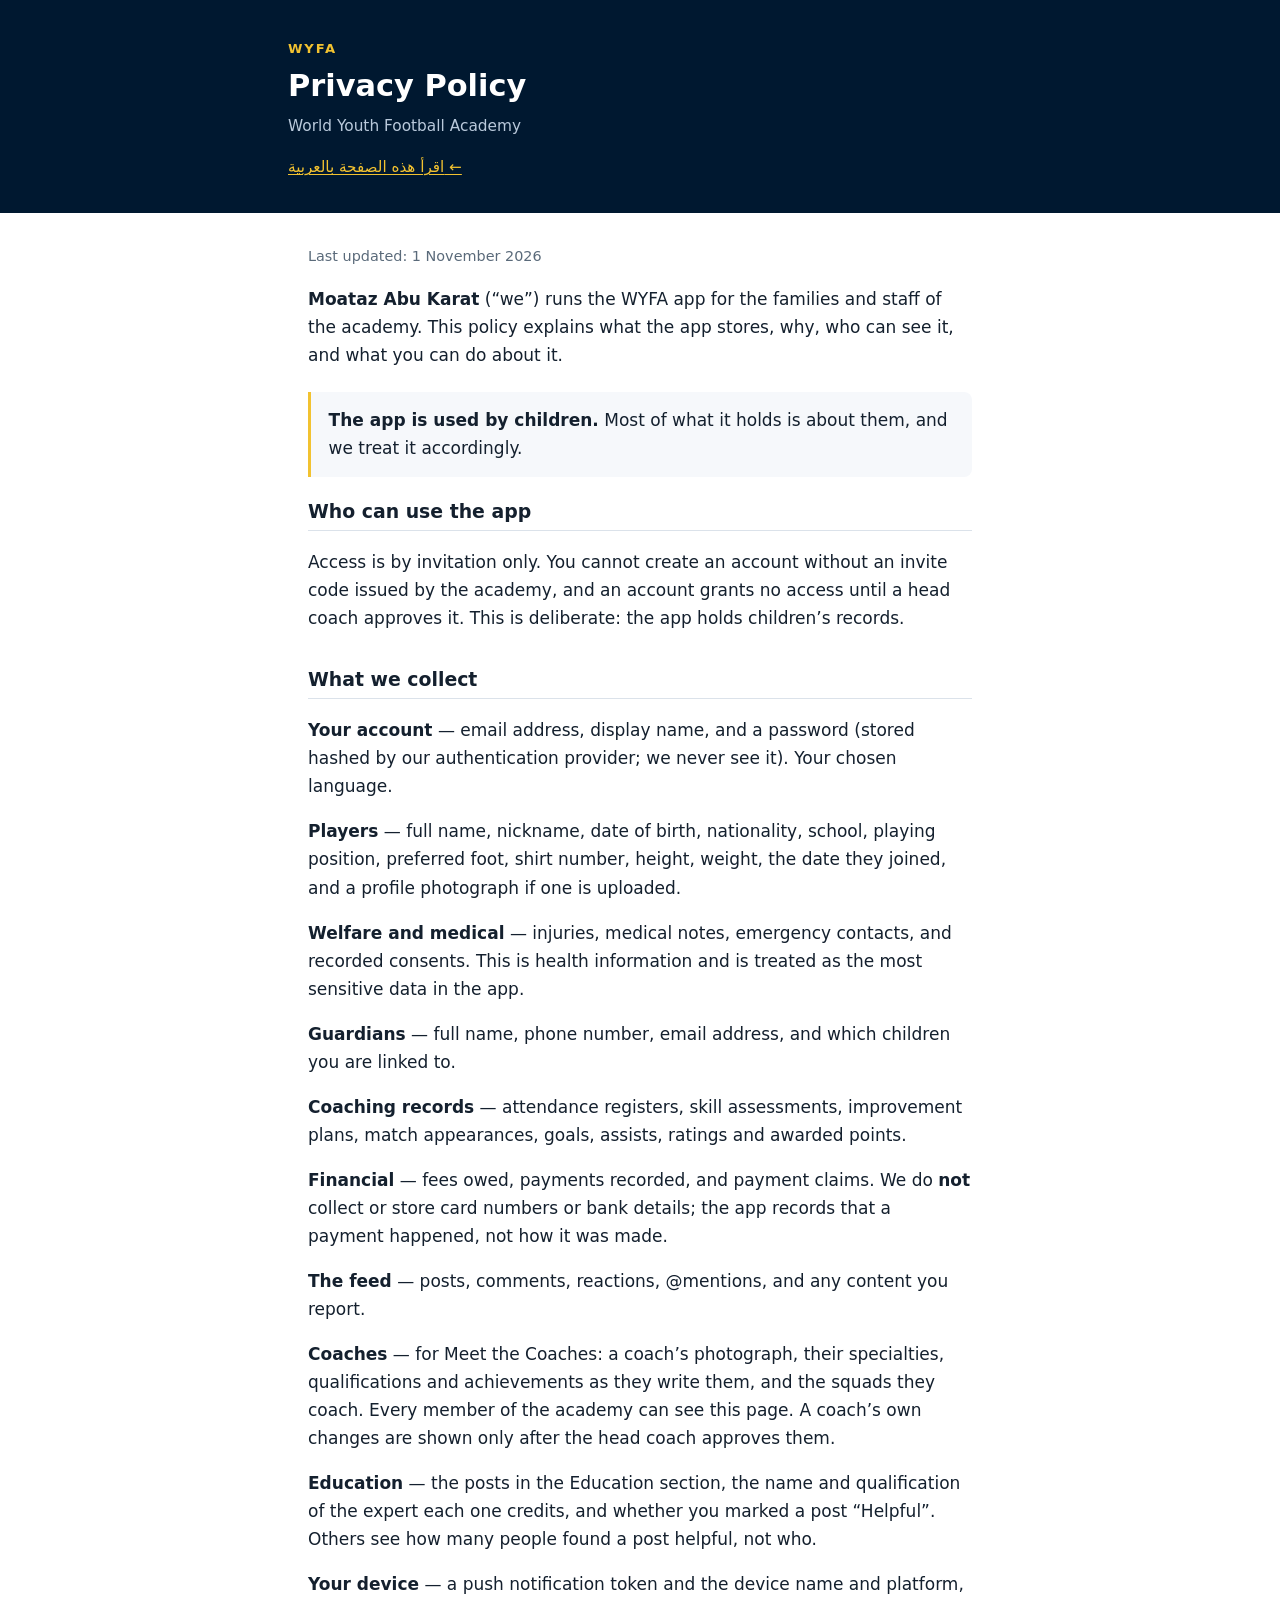
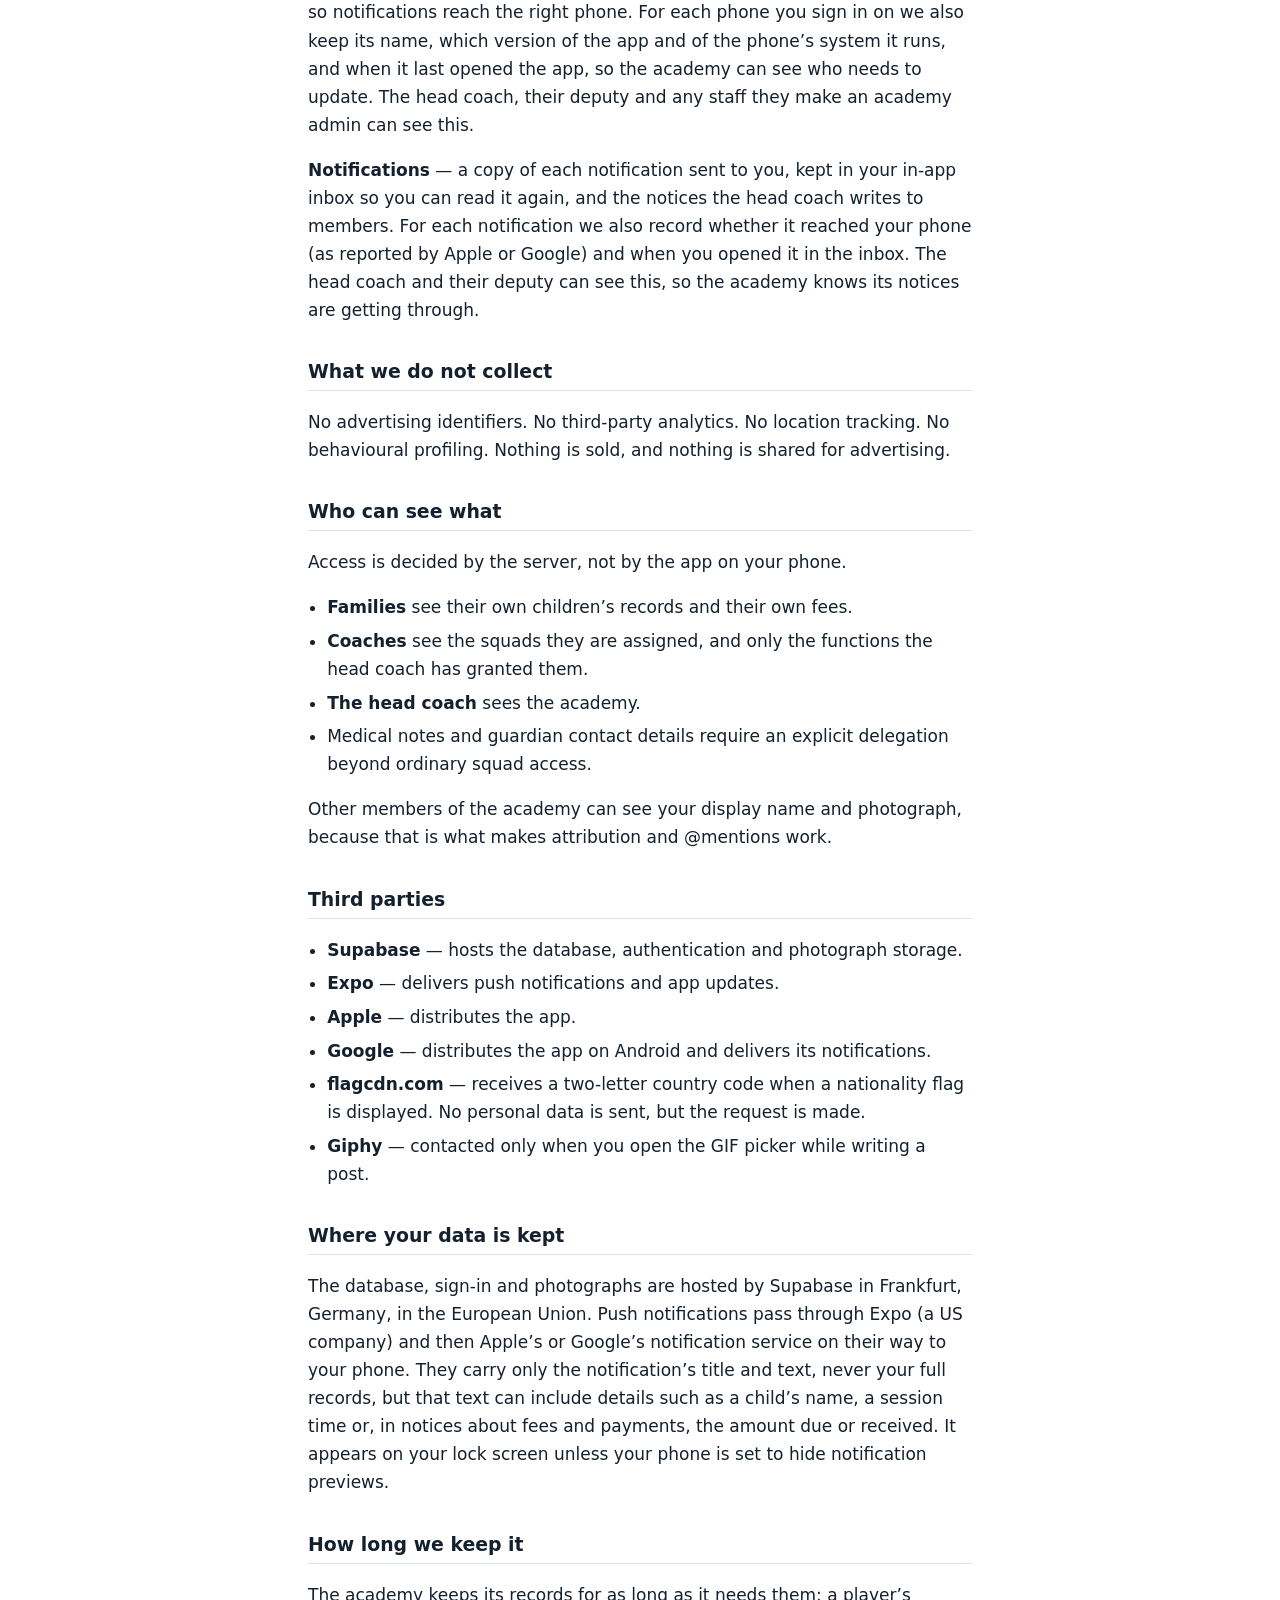
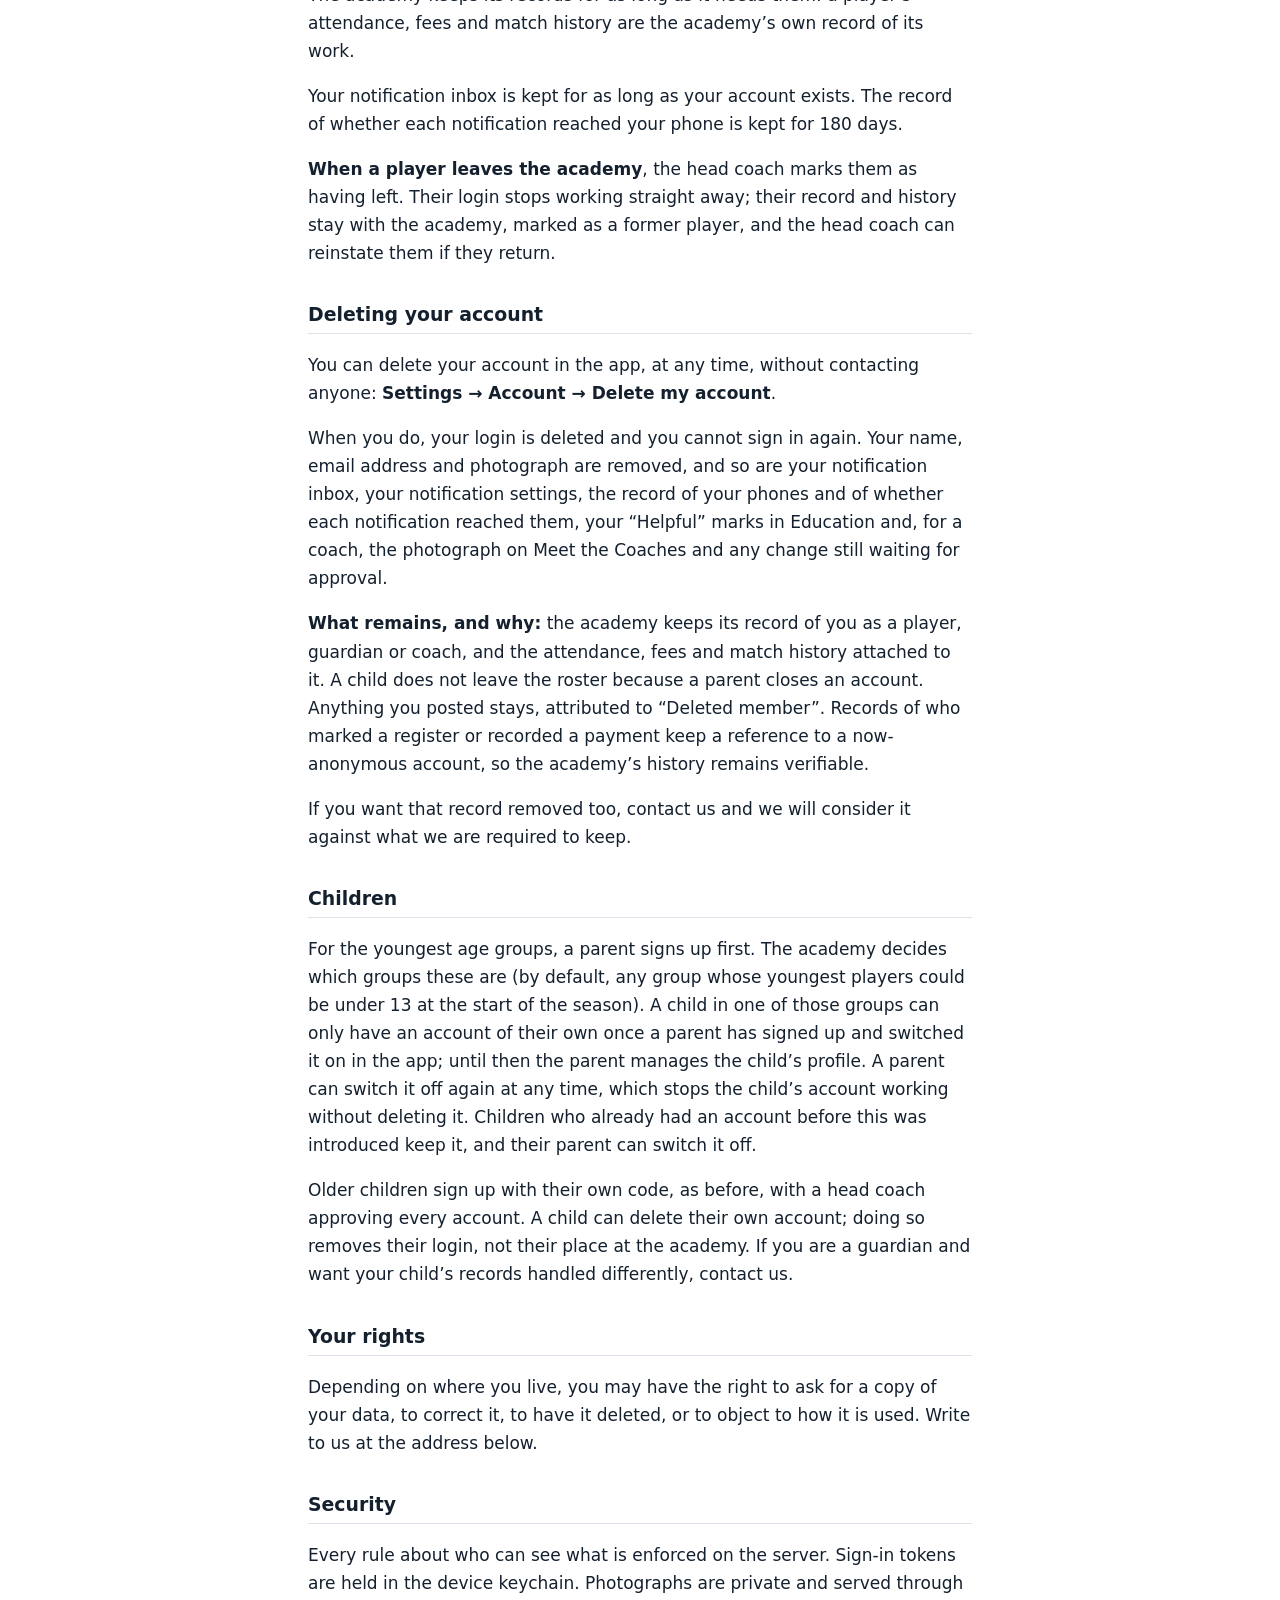
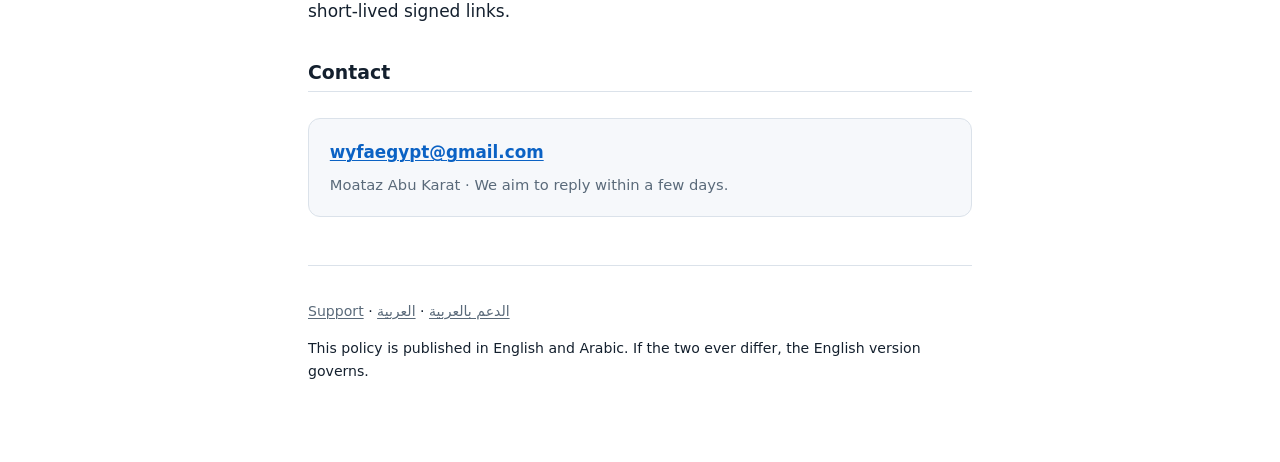
<file: privacy.html>
<!doctype html>
<html lang="en">
<head>
<meta charset="utf-8">
<meta name="viewport" content="width=device-width, initial-scale=1">
<title>Privacy Policy — WYFA</title>
<link rel="stylesheet" href="style.css">
</head>
<body>

<header>
  <div class="wrap">
    <p class="mark">WYFA</p>
    <h1>Privacy Policy</h1>
    <p>World Youth Football Academy</p>
    <p class="langswitch"><a href="privacy-ar.html">اقرأ هذه الصفحة بالعربية &larr;</a></p>
  </div>
</header>

<main>

<p class="updated">Last updated: 1 November 2026</p>

<p><strong>Moataz Abu Karat</strong> (&ldquo;we&rdquo;) runs the WYFA app for the
families and staff of the academy. This policy explains what the app stores, why,
who can see it, and what you can do about it.</p>

<div class="callout">
  <p style="margin:0"><strong>The app is used by children.</strong> Most of what
  it holds is about them, and we treat it accordingly.</p>
</div>

<h2>Who can use the app</h2>
<p>Access is by invitation only. You cannot create an account without an invite
code issued by the academy, and an account grants no access until a head coach
approves it. This is deliberate: the app holds children&rsquo;s records.</p>

<h2>What we collect</h2>
<p><strong>Your account</strong> — email address, display name, and a password
(stored hashed by our authentication provider; we never see it). Your chosen
language.</p>
<p><strong>Players</strong> — full name, nickname, date of birth, nationality,
school, playing position, preferred foot, shirt number, height, weight, the date
they joined, and a profile photograph if one is uploaded.</p>
<p><strong>Welfare and medical</strong> — injuries, medical notes, emergency
contacts, and recorded consents. This is health information and is treated as the
most sensitive data in the app.</p>
<p><strong>Guardians</strong> — full name, phone number, email address, and which
children you are linked to.</p>
<p><strong>Coaching records</strong> — attendance registers, skill assessments,
improvement plans, match appearances, goals, assists, ratings and awarded
points.</p>
<p><strong>Financial</strong> — fees owed, payments recorded, and payment claims.
We do <strong>not</strong> collect or store card numbers or bank details; the app
records that a payment happened, not how it was made.</p>
<p><strong>The feed</strong> — posts, comments, reactions, @mentions, and any
content you report.</p>
<p><strong>Coaches</strong> — for Meet the Coaches: a coach&rsquo;s photograph,
their specialties, qualifications and achievements as they write them, and the
squads they coach. Every member of the academy can see this page. A coach&rsquo;s
own changes are shown only after the head coach approves them.</p>
<p><strong>Education</strong> — the posts in the Education section, the name and
qualification of the expert each one credits, and whether you marked a post
&ldquo;Helpful&rdquo;. Others see how many people found a post helpful, not who.</p>
<p><strong>Your device</strong> — a push notification token and the device name
and platform, so notifications reach the right phone. For each phone you sign in
on we also keep its name, which version of the app and of the phone&rsquo;s system it
runs, and when it last opened the app, so the academy can see who needs to
update. The head coach, their deputy and any staff they make an academy admin
can see this.</p>
<p><strong>Notifications</strong> — a copy of each notification sent to you, kept
in your in-app inbox so you can read it again, and the notices the head coach
writes to members. For each notification we also record whether it reached your
phone (as reported by Apple or Google) and when you opened it in the inbox. The
head coach and their deputy can see this, so the academy knows its notices are
getting through.</p>

<h2>What we do not collect</h2>
<p>No advertising identifiers. No third-party analytics. No location tracking. No
behavioural profiling. Nothing is sold, and nothing is shared for advertising.</p>

<h2>Who can see what</h2>
<p>Access is decided by the server, not by the app on your phone.</p>
<ul>
  <li><strong>Families</strong> see their own children&rsquo;s records and their
  own fees.</li>
  <li><strong>Coaches</strong> see the squads they are assigned, and only the
  functions the head coach has granted them.</li>
  <li><strong>The head coach</strong> sees the academy.</li>
  <li>Medical notes and guardian contact details require an explicit delegation
  beyond ordinary squad access.</li>
</ul>
<p>Other members of the academy can see your display name and photograph, because
that is what makes attribution and @mentions work.</p>

<h2>Third parties</h2>
<ul>
  <li><strong>Supabase</strong> — hosts the database, authentication and
  photograph storage.</li>
  <li><strong>Expo</strong> — delivers push notifications and app updates.</li>
  <li><strong>Apple</strong> — distributes the app.</li>
  <li><strong>Google</strong> — distributes the app on Android and delivers its
  notifications.</li>
  <li><strong>flagcdn.com</strong> — receives a two-letter country code when a
  nationality flag is displayed. No personal data is sent, but the request is
  made.</li>
  <li><strong>Giphy</strong> — contacted only when you open the GIF picker while
  writing a post.</li>
</ul>

<h2>Where your data is kept</h2>
<p>The database, sign-in and photographs are hosted by Supabase in Frankfurt,
Germany, in the European Union. Push notifications pass through Expo (a US
company) and then Apple&rsquo;s or Google&rsquo;s notification service on their
way to your phone. They carry only the notification&rsquo;s title and text, never
your full records, but that text can include details such as a child&rsquo;s name,
a session time or, in notices about fees and payments, the amount due or
received. It appears on your lock screen unless your phone is set to hide
notification previews.</p>

<h2>How long we keep it</h2>
<p>The academy keeps its records for as long as it needs them: a player&rsquo;s
attendance, fees and match history are the academy&rsquo;s own record of its
work.</p>
<p>Your notification inbox is kept for as long as your account exists. The record
of whether each notification reached your phone is kept for 180 days.</p>
<p><strong>When a player leaves the academy</strong>, the head coach marks them as
having left. Their login stops working straight away; their record and history
stay with the academy, marked as a former player, and the head coach can
reinstate them if they return.</p>

<h2>Deleting your account</h2>
<p>You can delete your account in the app, at any time, without contacting
anyone: <strong>Settings &rarr; Account &rarr; Delete my account</strong>.</p>
<p>When you do, your login is deleted and you cannot sign in again. Your name,
email address and photograph are removed, and so are your notification inbox,
your notification settings, the record of your phones and of whether each
notification reached them, your &ldquo;Helpful&rdquo; marks in Education and, for
a coach, the photograph on Meet the Coaches and any change still waiting for
approval.</p>
<p><strong>What remains, and why:</strong> the academy keeps its record of you as
a player, guardian or coach, and the attendance, fees and match history attached
to it. A child does not leave the roster because a parent closes an account.
Anything you posted stays, attributed to &ldquo;Deleted member&rdquo;. Records of
who marked a register or recorded a payment keep a reference to a now-anonymous
account, so the academy&rsquo;s history remains verifiable.</p>
<p>If you want that record removed too, contact us and we will consider it
against what we are required to keep.</p>

<h2>Children</h2>
<p>For the youngest age groups, a parent signs up first. The academy decides
which groups these are (by default, any group whose youngest players could be
under 13 at the start of the season). A child in one of those groups can only
have an account of their own once a parent has signed up and switched it on in
the app; until then the parent manages the child&rsquo;s profile. A parent can
switch it off again at any time, which stops the child&rsquo;s account working
without deleting it. Children who already had an account before this was
introduced keep it, and their parent can switch it off.</p>
<p>Older children sign up with their own code, as before, with a head coach
approving every account. A child can delete their own account; doing so removes
their login, not their place at the academy. If you are a guardian and want your
child&rsquo;s records handled differently, contact us.</p>

<h2>Your rights</h2>
<p>Depending on where you live, you may have the right to ask for a copy of your
data, to correct it, to have it deleted, or to object to how it is used. Write to
us at the address below.</p>

<h2>Security</h2>
<p>Every rule about who can see what is enforced on the server. Sign-in tokens
are held in the device keychain. Photographs are private and served through
short-lived signed links.</p>

<h2>Contact</h2>
<div class="contact">
  <p style="margin:0"><a href="mailto:wyfaegypt@gmail.com">wyfaegypt@gmail.com</a></p>
  <p style="margin:.4rem 0 0; color:var(--muted); font-size:.92rem">
  Moataz Abu Karat &middot; We aim to reply within a few days.</p>
</div>

<footer>
  <p><a href="index.html">Support</a> &middot;
     <a href="support-ar.html">الدعم بالعربية</a> &middot;
     <a href="privacy-ar.html">العربية</a></p>
  <p>This policy is published in English and Arabic. If the two ever differ, the
  English version governs.</p>
</footer>

</main>
</body>
</html>
</file>
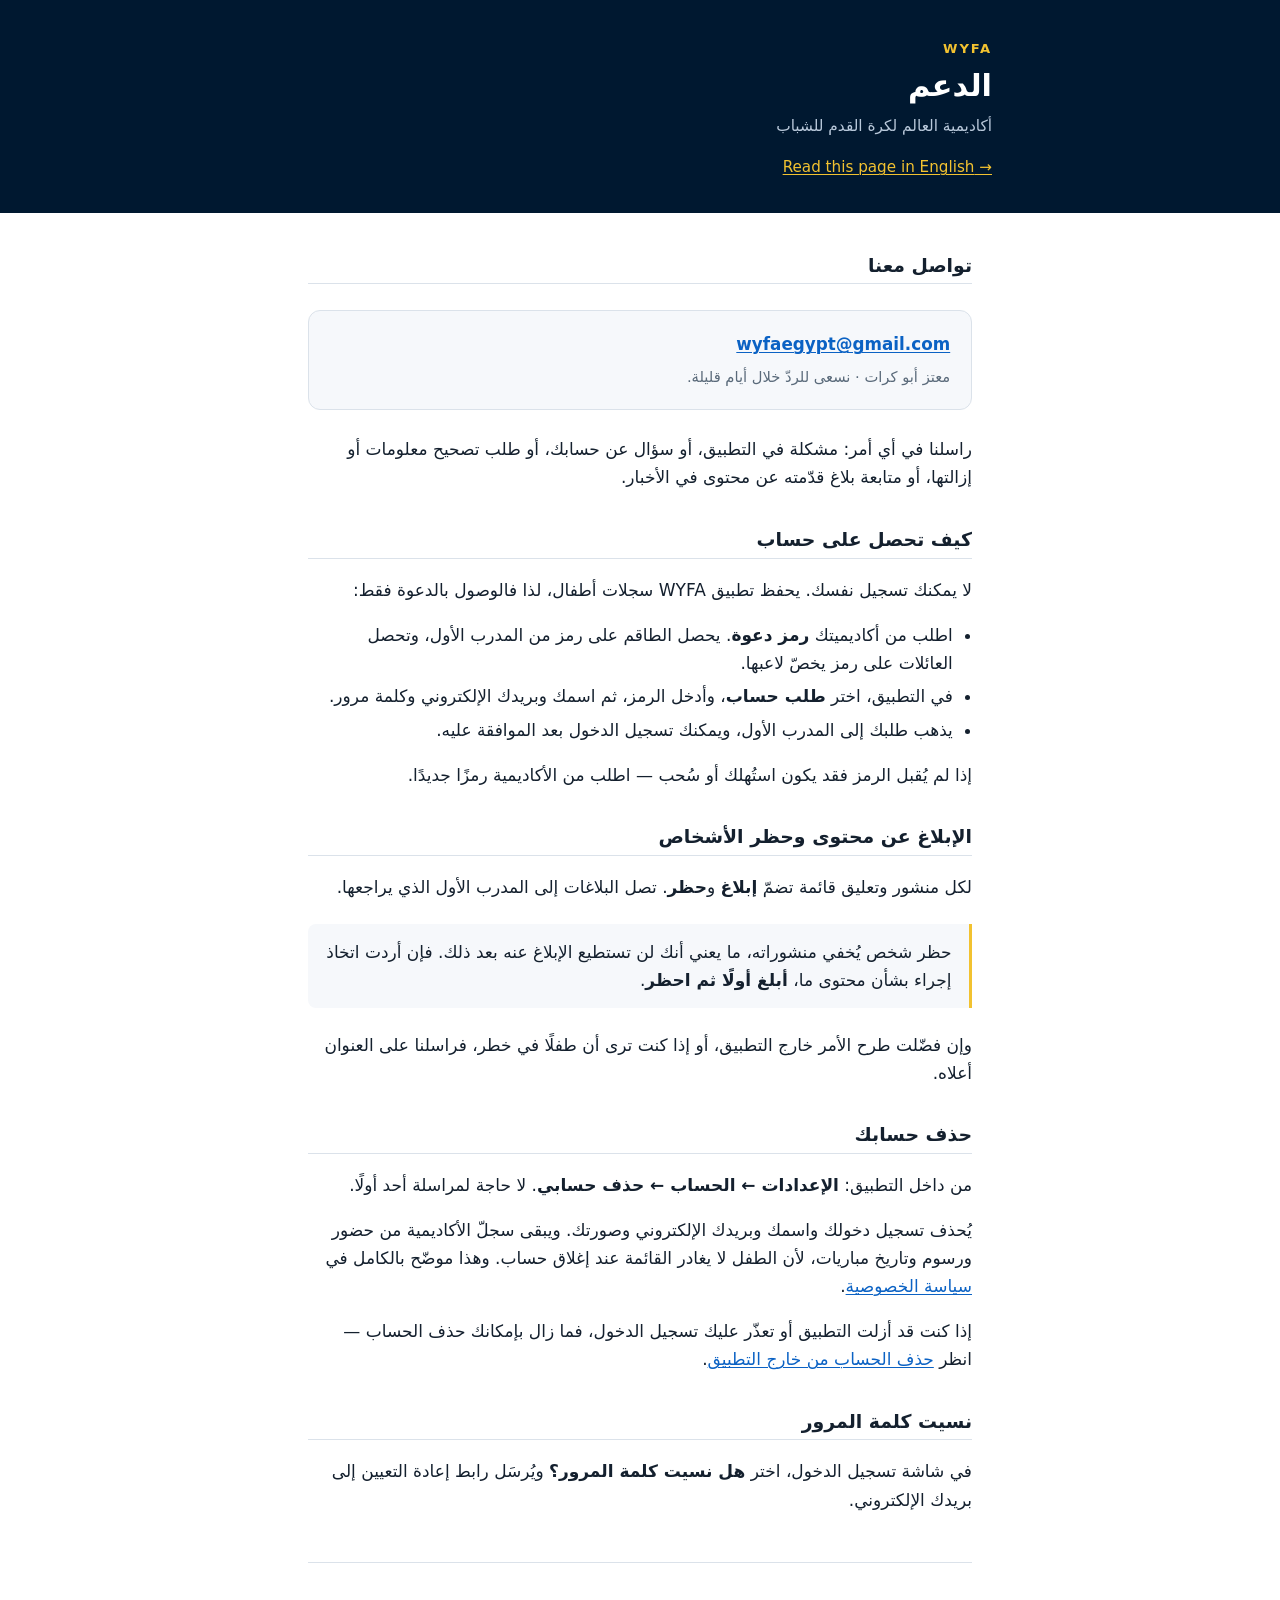
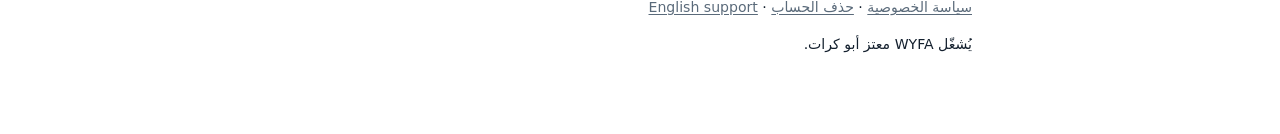
<file: support-ar.html>
<!doctype html>
<html lang="ar" dir="rtl">
<head>
<meta charset="utf-8">
<meta name="viewport" content="width=device-width, initial-scale=1">
<title>WYFA — الدعم</title>
<link rel="stylesheet" href="style.css">
</head>
<body>

<header>
  <div class="wrap">
    <p class="mark">WYFA</p>
    <h1>الدعم</h1>
    <p>أكاديمية العالم لكرة القدم للشباب</p>
    <p class="langswitch"><a href="index.html">&rarr; Read this page in English</a></p>
  </div>
</header>

<main>

<h2>تواصل معنا</h2>
<div class="contact">
  <p style="margin:0"><a href="mailto:wyfaegypt@gmail.com">wyfaegypt@gmail.com</a></p>
  <p style="margin:.4rem 0 0; color:var(--muted); font-size:.92rem">
  معتز أبو كرات &middot; نسعى للردّ خلال أيام قليلة.</p>
</div>
<p>راسلنا في أي أمر: مشكلة في التطبيق، أو سؤال عن حسابك، أو طلب تصحيح معلومات أو
إزالتها، أو متابعة بلاغ قدّمته عن محتوى في الأخبار.</p>

<h2>كيف تحصل على حساب</h2>
<p>لا يمكنك تسجيل نفسك. يحفظ تطبيق WYFA سجلات أطفال، لذا فالوصول بالدعوة فقط:</p>
<ul>
  <li>اطلب من أكاديميتك <strong>رمز دعوة</strong>. يحصل الطاقم على رمز من المدرب
  الأول، وتحصل العائلات على رمز يخصّ لاعبها.</li>
  <li>في التطبيق، اختر <strong>طلب حساب</strong>، وأدخل الرمز، ثم اسمك وبريدك
  الإلكتروني وكلمة مرور.</li>
  <li>يذهب طلبك إلى المدرب الأول، ويمكنك تسجيل الدخول بعد الموافقة عليه.</li>
</ul>
<p>إذا لم يُقبل الرمز فقد يكون استُهلك أو سُحب — اطلب من الأكاديمية رمزًا
جديدًا.</p>

<h2>الإبلاغ عن محتوى وحظر الأشخاص</h2>
<p>لكل منشور وتعليق قائمة تضمّ <strong>إبلاغ</strong> و<strong>حظر</strong>.
تصل البلاغات إلى المدرب الأول الذي يراجعها.</p>
<div class="callout">
  <p style="margin:0">حظر شخص يُخفي منشوراته، ما يعني أنك لن تستطيع الإبلاغ عنه
  بعد ذلك. فإن أردت اتخاذ إجراء بشأن محتوى ما، <strong>أبلغ أولًا ثم
  احظر</strong>.</p>
</div>
<p>وإن فضّلت طرح الأمر خارج التطبيق، أو إذا كنت ترى أن طفلًا في خطر، فراسلنا على
العنوان أعلاه.</p>

<h2>حذف حسابك</h2>
<p>من داخل التطبيق: <strong>الإعدادات ← الحساب ← حذف حسابي</strong>. لا حاجة
لمراسلة أحد أولًا.</p>
<p>يُحذف تسجيل دخولك واسمك وبريدك الإلكتروني وصورتك. ويبقى سجلّ الأكاديمية من
حضور ورسوم وتاريخ مباريات، لأن الطفل لا يغادر القائمة عند إغلاق حساب. وهذا
موضّح بالكامل في <a href="privacy-ar.html">سياسة الخصوصية</a>.</p>
<p>إذا كنت قد أزلت التطبيق أو تعذّر عليك تسجيل الدخول، فما زال بإمكانك حذف
الحساب — انظر <a href="delete-account-ar.html">حذف الحساب من خارج التطبيق</a>.</p>

<h2>نسيت كلمة المرور</h2>
<p>في شاشة تسجيل الدخول، اختر <strong>هل نسيت كلمة المرور؟</strong> ويُرسَل رابط
إعادة التعيين إلى بريدك الإلكتروني.</p>

<footer>
  <p><a href="privacy-ar.html">سياسة الخصوصية</a> &middot;
     <a href="delete-account-ar.html">حذف الحساب</a> &middot;
     <a href="index.html">English support</a></p>
  <p>يُشغّل WYFA معتز أبو كرات.</p>
</footer>

</main>
</body>
</html>
</file>
<file: style.css>
/* WYFA — public legal and support pages.
   One stylesheet for all three pages. Logical properties throughout, so the
   Arabic page needs nothing but dir="rtl" on <html>. */

:root {
  --navy:   #001830;
  --navy-2: #0a2540;
  --gold:   #f2c230;
  --ink:    #14202e;
  --muted:  #5a6a7a;
  --line:   #dbe2ea;
  --bg:     #ffffff;
  --bg-alt: #f6f8fb;
}

@media (prefers-color-scheme: dark) {
  :root {
    --ink:    #e8eef5;
    --muted:  #9fb0c2;
    --line:   #24384f;
    --bg:     #04101f;
    --bg-alt: #0a1c30;
  }
}

* { box-sizing: border-box; }

body {
  margin: 0;
  background: var(--bg);
  color: var(--ink);
  font: 17px/1.65 -apple-system, BlinkMacSystemFont, "Segoe UI", system-ui, sans-serif;
  -webkit-text-size-adjust: 100%;
}

header {
  background: var(--navy);
  color: #fff;
  padding: 2.4rem 1.25rem 2rem;
}

header .wrap { max-width: 44rem; margin-inline: auto; }

header .mark {
  font-weight: 800;
  letter-spacing: .14em;
  color: var(--gold);
  font-size: .82rem;
  margin: 0 0 .5rem;
}

header h1 { margin: 0; font-size: 1.9rem; line-height: 1.2; }
header p  { margin: .6rem 0 0; color: #b9c9db; font-size: .96rem; }

main { max-width: 44rem; margin-inline: auto; padding: 2rem 1.25rem 4rem; }

h2 {
  margin: 2.2rem 0 .6rem;
  font-size: 1.18rem;
  line-height: 1.3;
  padding-block-end: .4rem;
  border-block-end: 1px solid var(--line);
}

h2:first-of-type { margin-block-start: .5rem; }

p, li { color: var(--ink); }
ul { padding-inline-start: 1.2rem; }
li { margin-block: .35rem; }
strong { font-weight: 650; }

a { color: #0b62c4; text-decoration-thickness: 1px; text-underline-offset: 2px; }
@media (prefers-color-scheme: dark) { a { color: #6fb3ff; } }

.updated { color: var(--muted); font-size: .9rem; margin-block-start: 0; }

.callout {
  background: var(--bg-alt);
  border-inline-start: 3px solid var(--gold);
  padding: .9rem 1.1rem;
  border-radius: 0 8px 8px 0;
  margin: 1.4rem 0;
}
[dir="rtl"] .callout { border-radius: 8px 0 0 8px; }

.contact {
  background: var(--bg-alt);
  border: 1px solid var(--line);
  border-radius: 12px;
  padding: 1.2rem 1.3rem;
  margin: 1.6rem 0;
}
.contact a { font-weight: 650; font-size: 1.05rem; }

.langswitch { margin-block-start: 1rem; font-size: .95rem; }
.langswitch a { color: var(--gold); }

footer {
  border-block-start: 1px solid var(--line);
  margin-block-start: 3rem;
  padding-block-start: 1.2rem;
  color: var(--muted);
  font-size: .88rem;
}

footer a { color: var(--muted); }
</file>
